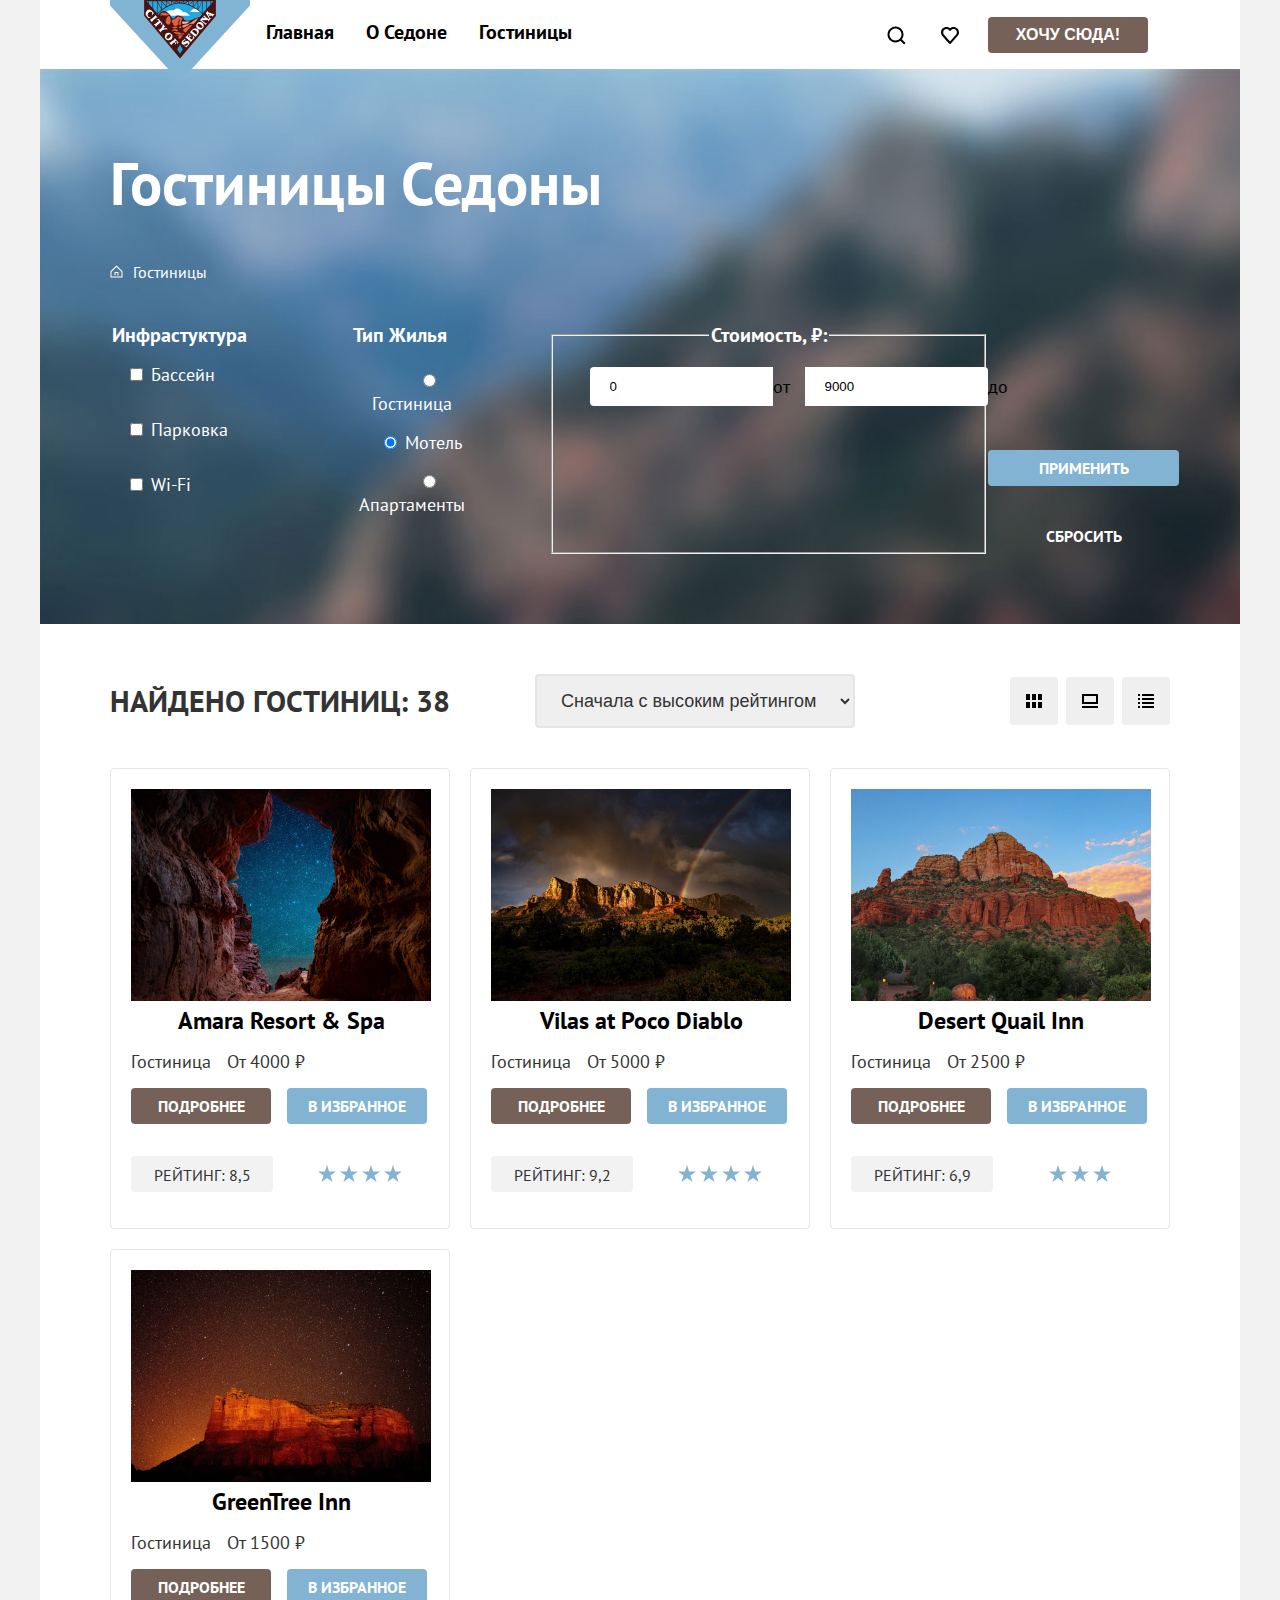
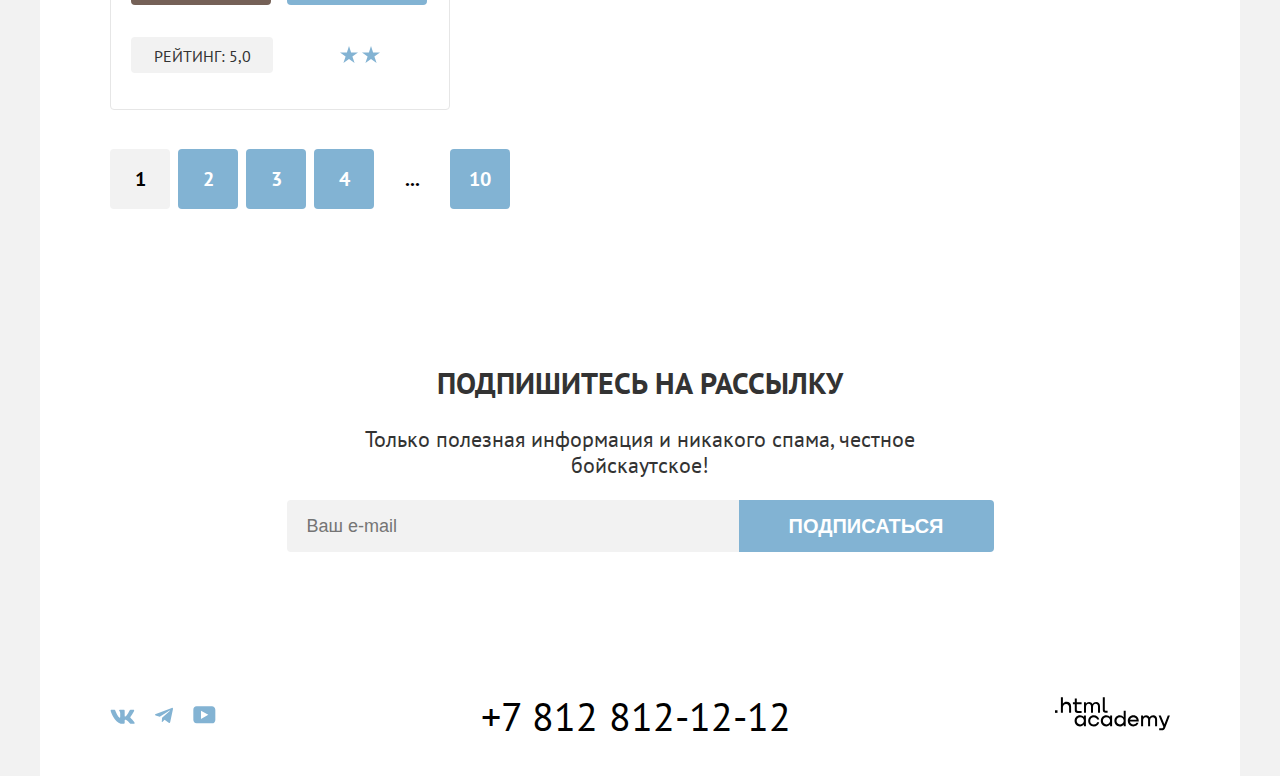
<file: catalog.html>
<!DOCTYPE html>
<html lang="ru">

    <head>
        <meta charset="utf-8">
        <title>Каталог</title>
        <link rel="stylesheet" href="styles/styles.css">
    </head>

    <body>
        <div class="page-container">
            <header class="page-header">
                <nav class="navigation">
                    <a class="navigation-logo" href="#">
                        <img class="logo" src="images/logo.svg" width="140" height="70" alt="City of Sedona">
                    </a>
                    <ul class="navigation-list navigation-main">
                        <li class="navigation-item">
                            <a class="navigation-link" href="index.html">Главная</a>
                        </li>
                        <li class="navigation-item">
                            <a class="navigation-link" href="#">О Седоне</a>
                        </li>
                        <li class="navigation-item">
                            <a class="navigation-link" href="catalog.html">Гостиницы</a>
                        </li>
                    </ul>
                    <ul class="navigation-list navigation-user">
                        <li class="navigation-item-search">
                            <a class="navigation-link" href="#">
                                <span class="visually-hidden">Поиск</span>
                            </a>
                        </li>
                        <li class="navigation-item-favourite">
                            <a class="navigation-link" href="#">
                                <span class="visually-hidden">Избранное</span>
                            </a>
                        </li>
                        <li class="navigation-item">
                            <button class="button button-nav" type="button">Хочу сюда!</button>
                        </li>
                    </ul>
                </nav>
            </header>

            <main class="main-index">
                <section class="catalog-hotels">
                    <header class="inner-header">
                        <h1 class="inner-header-title">Гостиницы Седоны</h1>
                        <ul class="breadcrumbs">
                            <li class="breadcrumbs-item">
                                <a class="breadcrumbs-link" href="index.html"><img src="images/small-house-vector.svg"
                                        width="13" height="13" alt="Главная"></a>
                            </li>
                            <li class="breadcrumbs-item">
                                <a class="breadcrumbs-link">Гостиницы</a>
                            </li>
                        </ul>
                    </header>

                    <h2 class="visually-hidden">Список с фильтрами</h2>
                    <form class="catalog-filter" action="https://echo.htmlacademy.ru/" method="get">
                        <fieldset class="catalog-filter-group">
                            <legend class="catalog-filter-title">Инфрастуктура</legend>
                            <label class="control">
                                <input class="control-input" type="checkbox" name="Pool">

                                Бассейн
                            </label>
                            <label class="control">
                                <input class="control-input" type="checkbox" name="Parking">

                                Парковка
                            </label>
                            <label class="control">
                                <input class="control-input" type="checkbox" name="Wi-Fi">

                                Wi-Fi
                            </label>
                        </fieldset>

                        <fieldset class="catalog-filter-group">
                            <legend class="catalog-filter-title">Тип жилья</legend>
                            <ul class="catalog-filter-list">
                                <li class="catalog-filter-item">
                                    <label class="control">
                                        <input class="control-input" type="radio" name="accommodation-type"
                                            value="hotel">

                                        Гостиница
                                    </label>
                                </li>
                                <li class="catalog-filter-item">
                                    <label class="control">
                                        <input class="control-input" type="radio" name="accommodation-type"
                                            value="motel" checked>

                                        Мотель
                                    </label>
                                </li>
                                <li class="catalog-filter-item">
                                    <label class="control">
                                        <input class="control-input" type="radio" name="accommodation-type"
                                            value="apartments">

                                        Апартаменты
                                    </label>
                                </li>
                            </ul>
                        </fieldset>

                        <fieldset class="catalog-filter-group-price">
                            <legend class="catalog-filter-title">Стоимость, ₽: </legend>
                            <label class="price">
                                <input class="price-input-up" type="text" name="min-price" value="0">

                                от
                            </label>

                            <label class="price">
                                <input class="price-input-to" type="text" name="min-price" value="9000">

                                до
                            </label>
                        </fieldset>
                        <div class="button-type">
                            <button class="button button-submit" type="submit">Применить</button>
                            <button class="button button-reset" type="reset">Сбросить</button>
                        </div>
                    </form>
                </section>

                <section class="hotel-results">
                    <div class="hotel-filter">
                        <h2 class="hotel-results-title">Найдено гостиниц: 38</h2>
                        <select class="select-control" aria-label="Сортировка">
                            <option value="high-rating">Сначала с высоким рейтингом</option>
                            <option value="low-rating">Сначала с низким рейтингом</option>
                            <option value="cheap">Сначала дешёвые</option>
                            <option value="expensive">Сначала дорогие</option>
                        </select>
                        <ul class="list-view-buttons">
                            <li class="list-view-item">
                                <button class="view-item-button view-item-button-cards" type="button">
                                    <span class="visually-hidden">Показать карточки</span>
                                </button>
                            </li>
                            <li class="list-view-item">
                                <button class="view-item-button view-item-button-onecard" type="button">
                                    <span class="visually-hidden">Показать по одной карточке</span>
                                </button>
                            </li>
                            <li class="list-view-item">
                                <button class="view-item-button view-item-button-list" type="button">
                                    <span class="visually-hidden">Показать список</span>
                                </button>
                            </li>
                        </ul>
                    </div>
                    <ul class="hotel-list">
                        <li class="hotel-card">
                            <a class="hotel-card-link" href="hotel.html">
                                <img class="hotel-card-image" src="images/hotel-1.jpg" width="300" height="212"
                                    alt="Amara Resort & Spa">
                                <h3 class="hotel-card-title">Amara Resort & Spa</h3>
                            </a>

                                <span class="accommodation-type">Гостиница</span>
                                <span class="hotel-card-price">От 4000 ₽</span>

                            <a class="hotel-card-info" href="#">Подробнее</a>
                            <button class="button-favourite" type="button">В избранное</button>
                            <p class="hotel-rating-grade">
                                <span class="hotel-rating">Рейтинг: 8,5</span>
                            </p>
                            <p class="stars">
                                <span class="visually-hidden">4 звезды</span>
                                <img src="images/star.svg" width="18" height="17" alt="star">
                                <img src="images/star.svg" width="18" height="17" alt="star">
                                <img src="images/star.svg" width="18" height="17" alt="star">
                                <img src="images/star.svg" width="18" height="17" alt="star">
                            </p>
                        </li>

                        <li class="hotel-card">
                            <a class="hotel-card-link" href="hotel.html">
                                <img class="hotel-card-image" src="images/hotel-2.jpg" width="300" height="212"
                                    alt="Vilas at Poco Diablo">
                                <h3 class="hotel-card-title">Vilas at Poco Diablo</h3>
                            </a>

                                <span class="accommodation-type">Гостиница</span>
                                <span class="hotel-card-price">От 5000 ₽</span>

                            <a class="hotel-card-info" href="#">Подробнее</a>
                            <button class="button-favourite" type="button">В избранное</button>
                            <p class="hotel-rating-grade">
                                <span class="hotel-rating">Рейтинг: 9,2</span>
                            </p>
                            <p class="stars">
                                <span class="visually-hidden">4 звезды</span>
                                <img src="images/star.svg" width="18" height="17" alt="star">
                                <img src="images/star.svg" width="18" height="17" alt="star">
                                <img src="images/star.svg" width="18" height="17" alt="star">
                                <img src="images/star.svg" width="18" height="17" alt="star">
                            </p>
                        </li>

                        <li class="hotel-card">
                            <a class="hotel-card-link" href="hotel.html">
                                <img class="hotel-card-image" src="images/hotel-3.jpg" width="300" height="212"
                                    alt="Desert Quail Inn">
                                <h3 class="hotel-card-title">Desert Quail Inn</h3>
                            </a>

                                <span class="accommodation-type">Гостиница</span>
                                <span class="hotel-card-price">От 2500 ₽</span>

                            <a class="hotel-card-info" href="#">Подробнее</a>
                            <button class="button-favourite" type="button">В избранное</button>
                            <p class="hotel-rating-grade">
                                <span class="hotel-rating">Рейтинг: 6,9</span>
                            </p>
                            <p class="stars">
                                <span class="visually-hidden">3 звезды</span>
                                <img src="images/star.svg" width="18" height="17" alt="star">
                                <img src="images/star.svg" width="18" height="17" alt="star">
                                <img src="images/star.svg" width="18" height="17" alt="star">
                            </p>
                        </li>

                        <li class="hotel-card">
                            <a class="hotel-card-link" href="hotel.html">
                                <img class="hotel-card-image" src="images/hotel-4.jpg" width="300" height="212"
                                    alt="GreenTree Inn">
                                <h3 class="hotel-card-title">GreenTree Inn</h3>
                            </a>

                                <span class="accommodation-type">Гостиница</span>
                                <span class="hotel-card-price">От 1500 ₽</span>

                            <a class="hotel-card-info" href="#">Подробнее</a>
                            <button class="button-favourite" type="button">В избранное</button>
                            <p class="hotel-rating-grade">
                                <span class="hotel-rating">Рейтинг: 5,0</span>
                            </p>
                            <p class="stars">
                                <span class="visually-hidden">2 звезды</span>
                                <img src="images/star.svg" width="18" height="17" alt="star">
                                <img src="images/star.svg" width="18" height="17" alt="star">
                            </p>
                        </li>
                    </ul>

                    <ul class="pagination">
                        <li class="pagination-item">
                            <a class="pagination-link pagination-current">1</a>
                        </li>
                        <li class="pagination-item">
                            <a class="pagination-link pagination-next" href="#">2</a>
                        </li>
                        <li class="pagination-item">
                            <a class="pagination-link pagination-next" href="#">3</a>
                        </li>
                        <li class="pagination-item">
                            <a class="pagination-link pagination-next" href="#">4</a>
                        </li>
                        <li class="pagination-item">
                            <a class="pagination-link pagination-next-any" href="#">...</a>
                        </li>
                        <li class="pagination-item">
                            <a class="pagination-link pagination-next" href="#">10</a>
                        </li>
                    </ul>
                </section>
                <section class="subscribe subscribe-theme-catalog">
                    <h2 class="subscribe-suggestion">Подпишитесь на рассылку</h2>
                    <p class="subscribe-offer">Только полезная информация и никакого спама, честное бойскаутское!</p>
                    <form class="field" action="https://echo.htmlacademy.ru/" method="post">
                        <input class="field user-e-mail" placeholder="Ваш e-mail" type="e-mail" name="user-email"
                            requered>
                        <button class="button subscribe-button" type="submit">Подписаться</button>
                    </form>
                </section>
            </main>

            <footer class="page-footer">
                <ul class="footer-social-list">
                    <li class="footer-social-item">
                        <a href="https://vk.com/htmlacademy">
                            <img src="images/vk.svg" width="25" height="15" alt="Логотип Vk">
                        </a>
                    </li>
                    <li class="footer-social-item">
                        <a href="https://t.me/htmlacademy">
                            <img src="images/tg.svg" width="18" height="17" alt="Логотип Tg">
                        </a>
                    </li>
                    <li class="footer-social-item">
                        <a href="https://www.youtube.com/user/htmlacademyru">
                            <img src="images/youtube.svg" width="23" height="18" alt="Логотип YouTube">
                        </a>
                    </li>
                </ul>
                <address class="footer-contacts-address">
                    <a class="footer-contacts-address-phone" href="tel:+78128121212">+7 812 812-12-12</a>
                </address>
                <a href="https://htmlacademy.ru/">
                    <img src="images/logo-html-academy.svg" width="115" height="34" alt="Логотип htmlacademy">
                </a>
            </footer>
        </div>
    </body>

</html>
</file>
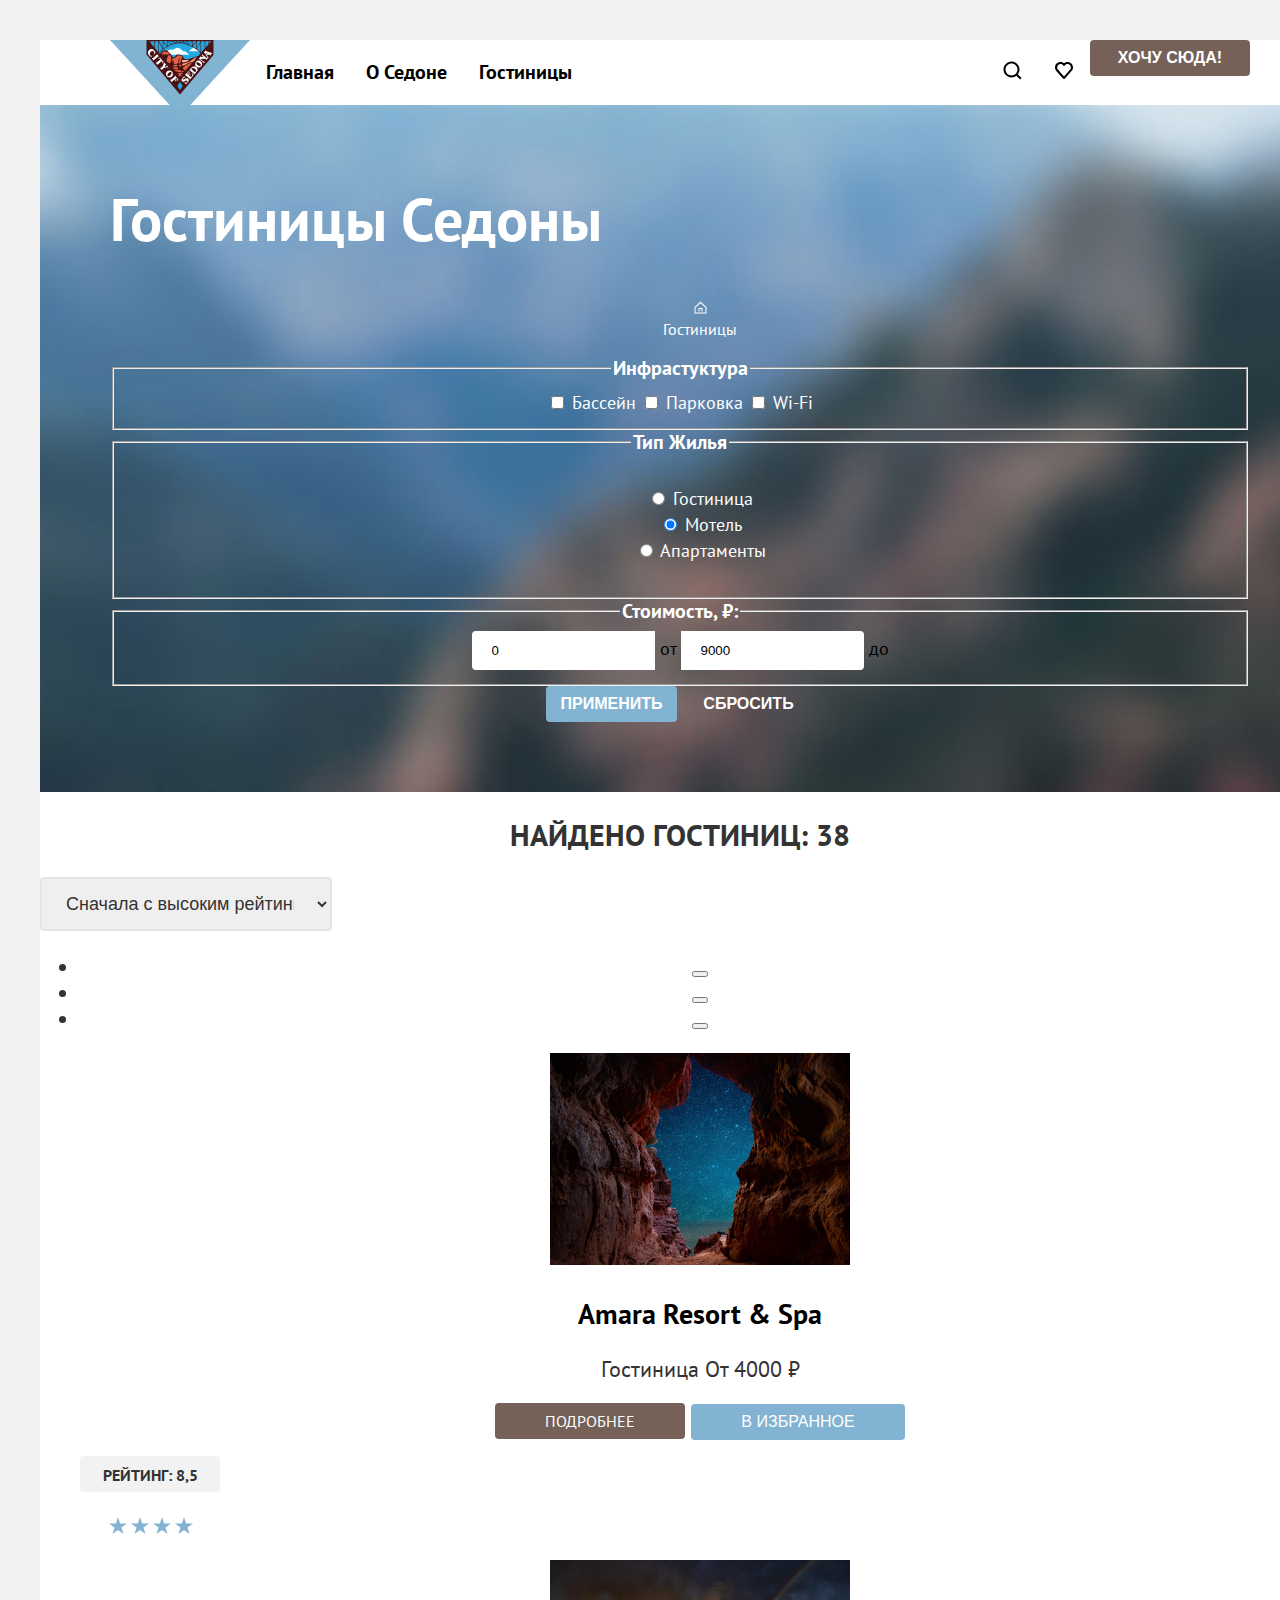
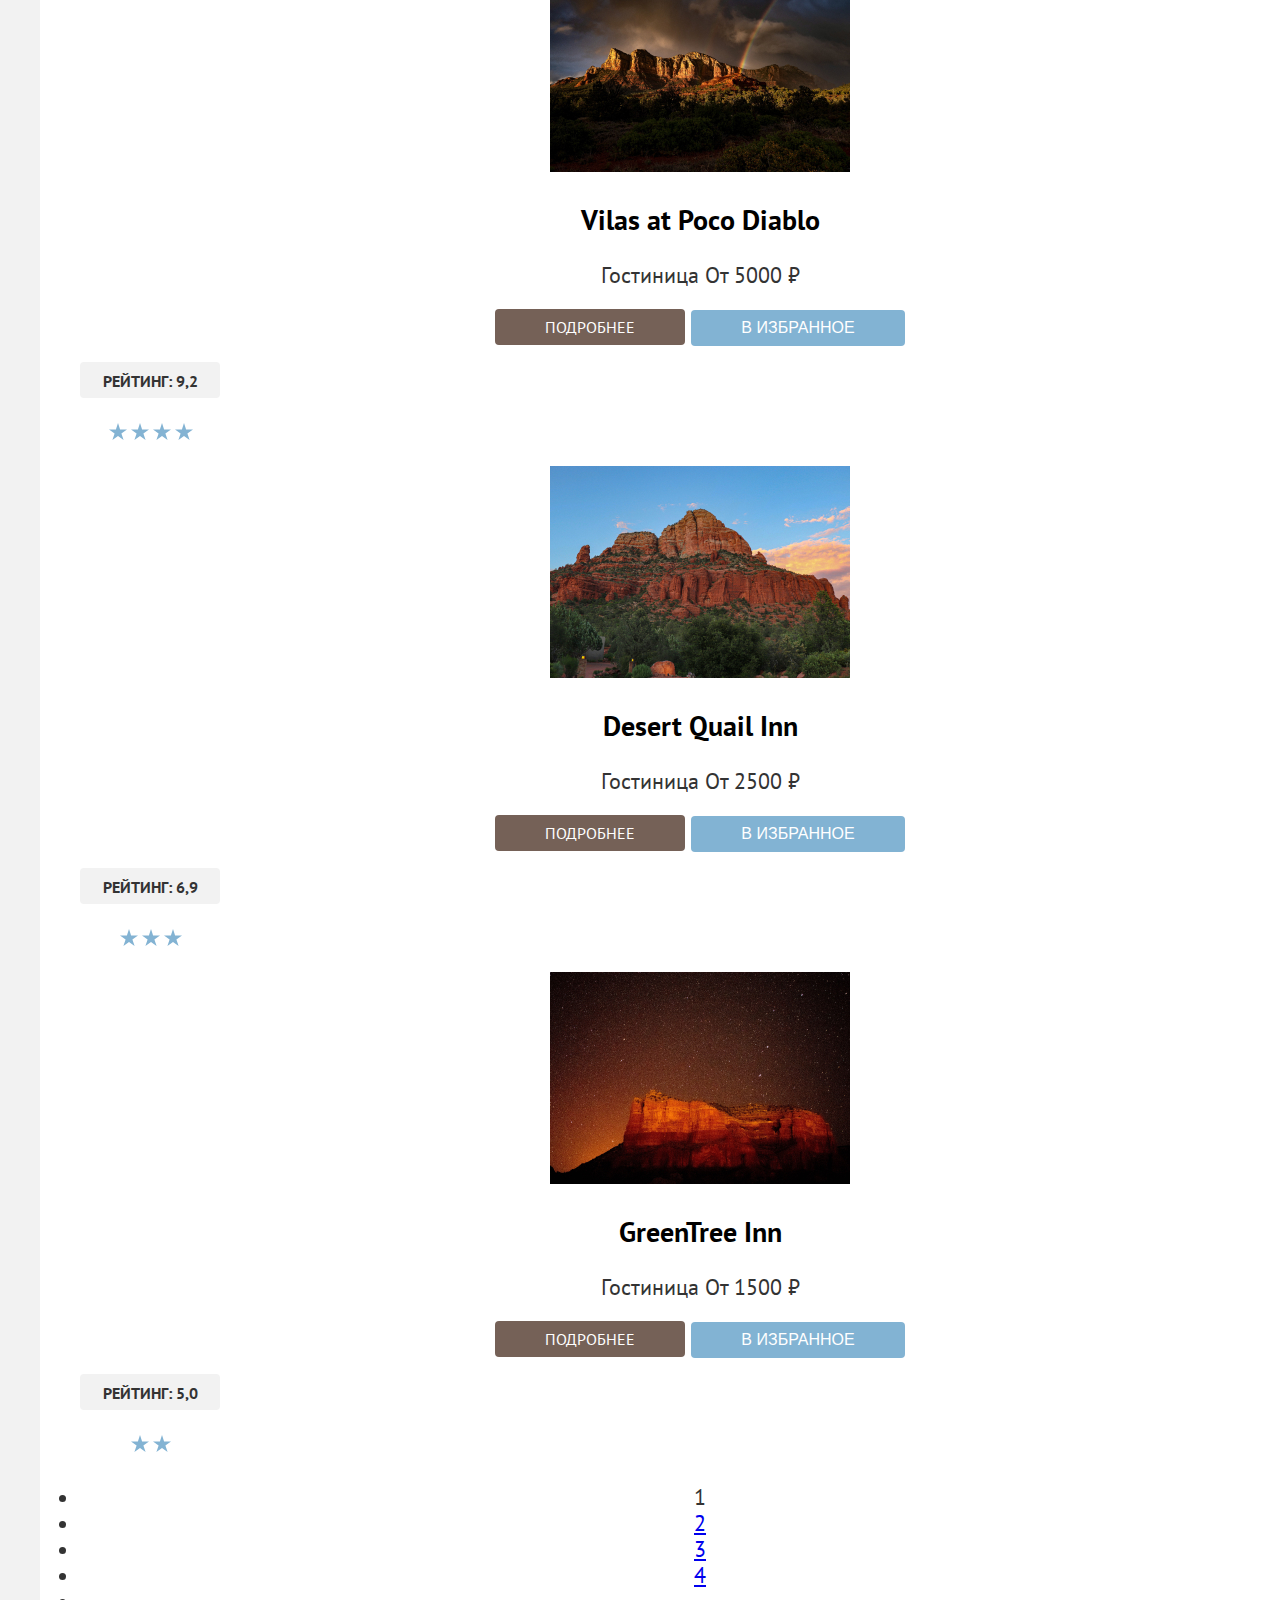
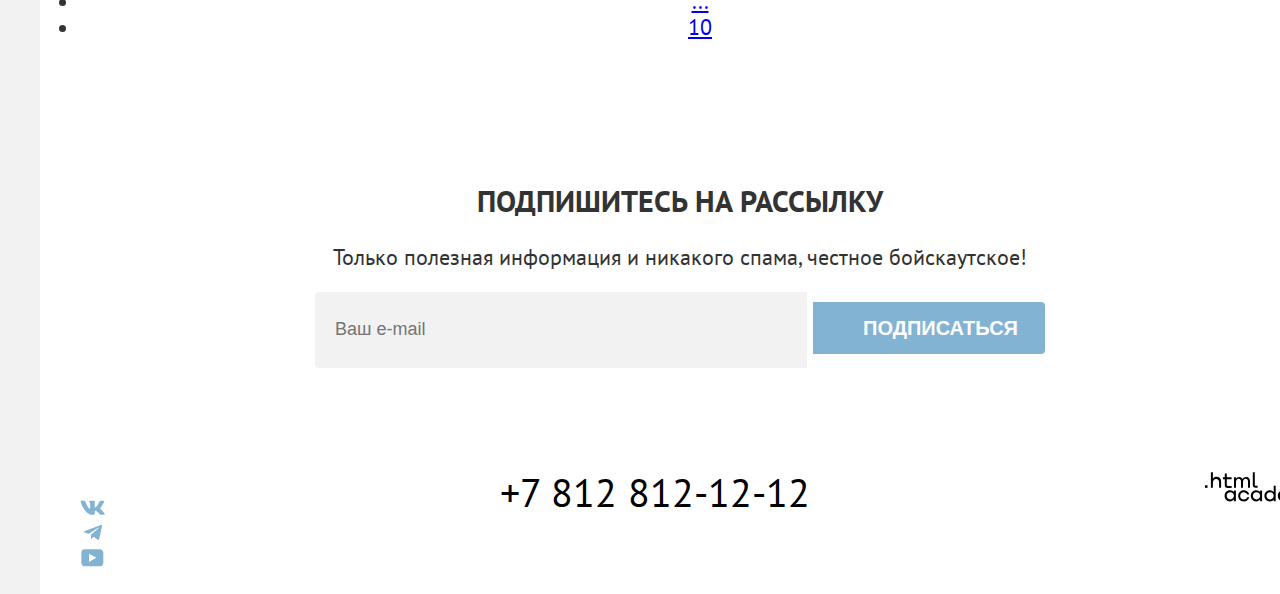
<file: 4/catalog.html>
<!DOCTYPE html>
<html lang="ru">

    <head>
        <meta charset="utf-8">
        <title>Каталог</title>
        <link rel="stylesheet" href="styles/styles.css">
      <base href="https://htmlacademy-htmlcss.github.io/2368411-sedona-38/4/">
</head>

    <body>
        <div class="page-container">
            <header class="page-header">
                <nav class="navigation">
                    <a class="navigation-logo" href="#">
                        <img class="logo" src="images/logo.svg" width="140" height="70" alt="City of Sedona">
                    </a>
                    <ul class="navigation-list navigation-main">
                        <li class="navigation-item">
                            <a class="navigation-link" href="index.html">Главная</a>
                        </li>
                        <li class="navigation-item">
                            <a class="navigation-link" href="#">О Седоне</a>
                        </li>
                        <li class="navigation-item">
                            <a class="navigation-link" href="catalog.html">Гостиницы</a>
                        </li>
                    </ul>
                    <ul class="navigation-list navigation-user">
                        <li class="navigation-item">
                            <a class="navigation-link" href="#">
                                <span class="visually-hidden">Поиск</span>
                                <img src="images/search.svg" width="20" height="20" alt="Поиск">
                            </a>
                        </li>
                        <li class="navigation-item">
                            <a class="navigation-link" href="#">
                                <span class="visually-hidden">Избранное</span>
                                <img src="images/heart.svg" width="20" height="20" alt="Избранное">
                            </a>
                        </li>
                        <li class="navigation-item">
                            <button class="button button-nav" type="button">Хочу сюда!</button>
                        </li>
                    </ul>
                </nav>
            </header>

            <main class="main-index">
                <section class="catalog-hotels">
                    <header class="inner-header">
                        <h1 class="inner-header-title">Гостиницы Седоны</h1>
                        <ul class="breadcrumbs">
                            <li class="breadcrumbs-item">
                                <a class="breadcrumbs-link" href="index.html"><img src="images/small-house-vector.svg"
                                        width="13" height="13" alt="Главная"></a>
                            </li>
                            <li class="breadcrumbs-item">
                                <a class="breadcrumbs-link">Гостиницы</a>
                            </li>
                        </ul>
                    </header>

                    <h2 class="visually-hidden">Список с фильтрами</h2>
                    <form class="catalog-filter" action="https://echo.htmlacademy.ru/" method="get">
                        <fieldset class="catalog-filter-group">
                            <legend class="catalog-filter-title">Инфрастуктура</legend>
                            <label class="control">
                                <input class="control-input" type="checkbox" name="Pool">

                                Бассейн
                            </label>
                            <label class="control">
                                <input class="control-input" type="checkbox" name="Parking">

                                Парковка
                            </label>
                            <label class="control">
                                <input class="control-input" type="checkbox" name="Wi-Fi">

                                Wi-Fi
                            </label>
                        </fieldset>

                        <fieldset class="catalog-filter-group">
                            <legend class="catalog-filter-title">Тип жилья</legend>
                            <ul class="catalog-filter-list">
                                <li class="catalog-filter-item">
                                    <label class="control">
                                        <input class="control-input" type="radio" name="accommodation-type"
                                            value="hotel">

                                        Гостиница
                                    </label>
                                </li>
                                <li class="catalog-filter-item">
                                    <label class="control">
                                        <input class="control-input" type="radio" name="accommodation-type"
                                            value="motel" checked>

                                        Мотель
                                    </label>
                                </li>
                                <li class="catalog-filter-item">
                                    <label class="control">
                                        <input class="control-input" type="radio" name="accommodation-type"
                                            value="apartments">

                                        Апартаменты
                                    </label>
                                </li>
                            </ul>
                        </fieldset>

                        <fieldset class="catalog-filter-group">
                            <legend class="catalog-filter-title">Стоимость, ₽: </legend>
                            <label class="price">
                                <input class="price-input-up" type="text" name="min-price" value="0">

                                от
                            </label>

                            <label class="price">
                                <input class="price-input-to" type="text" name="min-price" value="9000">

                                до
                            </label>
                        </fieldset>

                        <button class="button button-submit" type="submit">Применить</button>
                        <button class="button button-reset" type="reset">Сбросить</button>
                    </form>
                </section>

                <section class="hotel-results">
                    <h2 class="hotel-results-title">Найдено гостиниц: 38</h2>
                    <select class="select-control" aria-label="Сортировка">
                        <option value="high-rating">Сначала с высоким рейтингом</option>
                        <option value="low-rating">Сначала с низким рейтингом</option>
                        <option value="cheap">Сначала дешёвые</option>
                        <option value="expensive">Сначала дорогие</option>
                    </select>
                    <ul class="list-view-buttons">
                        <li class="list-view-item">
                            <button class="view-item-button" type="button">
                                <span class="visually-hidden">Показать карточки</span>
                            </button>
                        </li>
                        <li class="list-view-item">
                            <button class="view-item-button" type="button">
                                <span class="visually-hidden">Показать по одной карточке</span>
                            </button>
                        </li>
                        <li class="list-view-item">
                            <button class="view-item-button" type="button">
                                <span class="visually-hidden">Показать список</span>
                            </button>
                        </li>
                    </ul>
                    <ul class="hotel-list">
                        <li class="hotel-card">
                            <a class="hotel-card-link" href="hotel.html">
                                <img class="hotel-card-image" src="images/hotel-1.jpg" width="300" height="212"
                                    alt="Amara Resort & Spa">
                                <h3 class="hotel-card-title">Amara Resort & Spa</h3>
                            </a>
                            <p class="hotel-card-description">
                                <span class="accommodation-type">Гостиница</span>
                                <b class="hotel-card-price">От 4000 ₽</b>
                            </p>
                            <a class="hotel-card-info" href="#">Подробнее</a>
                            <button class="button-favourite" type="button">В избранное</button>
                            <p class="hotel-rating-grade">
                                <span class="hotel-rating">Рейтинг: 8,5</span>
                            </p>
                            <p class="stars">
                                <span class="visually-hidden">4 звезды</span>
                                <img src="images/star.svg" width="18" height="17" alt="star">
                                <img src="images/star.svg" width="18" height="17" alt="star">
                                <img src="images/star.svg" width="18" height="17" alt="star">
                                <img src="images/star.svg" width="18" height="17" alt="star">
                            </p>
                        </li>

                        <li class="hotel-card">
                            <a class="hotel-card-link" href="hotel.html">
                                <img class="hotel-card-image" src="images/hotel-2.jpg" width="300" height="212"
                                    alt="Vilas at Poco Diablo">
                                <h3 class="hotel-card-title">Vilas at Poco Diablo</h3>
                            </a>
                            <p class="hotel-card-description">
                                <span class="accommodation-type">Гостиница</span>
                                <b class="hotel-card-price">От 5000 ₽</b>
                            </p>
                            <a class="hotel-card-info" href="#">Подробнее</a>
                            <button class="button-favourite" type="button">В избранное</button>
                            <p class="hotel-rating-grade">
                                <span class="hotel-rating">Рейтинг: 9,2</span>
                            </p>
                            <p class="stars">
                                <span class="visually-hidden">4 звезды</span>
                                <img src="images/star.svg" width="18" height="17" alt="star">
                                <img src="images/star.svg" width="18" height="17" alt="star">
                                <img src="images/star.svg" width="18" height="17" alt="star">
                                <img src="images/star.svg" width="18" height="17" alt="star">
                            </p>
                        </li>

                        <li class="hotel-card">
                            <a class="hotel-card-link" href="hotel.html">
                                <img class="hotel-card-image" src="images/hotel-3.jpg" width="300" height="212"
                                    alt="Desert Quail Inn">
                                <h3 class="hotel-card-title">Desert Quail Inn</h3>
                            </a>
                            <p class="hotel-card-description">
                                <span class="accommodation-type">Гостиница</span>
                                <b class="hotel-card-price">От 2500 ₽</b>
                            </p>
                            <a class="hotel-card-info" href="#">Подробнее</a>
                            <button class="button-favourite" type="button">В избранное</button>
                            <p class="hotel-rating-grade">
                                <span class="hotel-rating">Рейтинг: 6,9</span>
                            </p>
                            <p class="stars">
                                <span class="visually-hidden">3 звезды</span>
                                <img src="images/star.svg" width="18" height="17" alt="star">
                                <img src="images/star.svg" width="18" height="17" alt="star">
                                <img src="images/star.svg" width="18" height="17" alt="star">
                            </p>
                        </li>

                        <li class="hotel-card">
                            <a class="hotel-card-link" href="hotel.html">
                                <img class="hotel-card-image" src="images/hotel-4.jpg" width="300" height="212"
                                    alt="GreenTree Inn">
                                <h3 class="hotel-card-title">GreenTree Inn</h3>
                            </a>
                            <p class="hotel-card-description">
                                <span class="accommodation-type">Гостиница</span>
                                <b class="hotel-card-price">От 1500 ₽</b>
                            </p>
                            <a class="hotel-card-info" href="#">Подробнее</a>
                            <button class="button-favourite" type="button">В избранное</button>
                            <p class="hotel-rating-grade">
                                <span class="hotel-rating">Рейтинг: 5,0</span>
                            </p>
                            <p class="stars">
                                <span class="visually-hidden">2 звезды</span>
                                <img src="images/star.svg" width="18" height="17" alt="star">
                                <img src="images/star.svg" width="18" height="17" alt="star">
                            </p>
                        </li>
                    </ul>

                    <ul class="pagination">
                        <li class="pagination-item">
                            <a class="pagination-link pagination-current">1</a>
                        </li>
                        <li class="pagination-item">
                            <a class="pagination-link" href="#">2</a>
                        </li>
                        <li class="pagination-item">
                            <a class="pagination-link" href="#">3</a>
                        </li>
                        <li class="pagination-item">
                            <a class="pagination-link" href="#">4</a>
                        </li>
                        <li class="pagination-item">
                            <a class="pagination-link" href="#">...</a>
                        </li>
                        <li class="pagination-item">
                            <a class="pagination-link" href="#">10</a>
                        </li>
                    </ul>
                </section>
                <section class="subscribe subscribe-theme-catalog">
                    <h2 class="subscribe-suggestion">Подпишитесь на рассылку</h2>
                    <p class="subscribe-offer">Только полезная информация и никакого спама, честное бойскаутское!</p>
                    <form class="field" action="https://echo.htmlacademy.ru/" method="post">
                        <input class="field user-e-mail" placeholder="Ваш e-mail" type="e-mail" name="user-email"
                            requered>
                        <button class="button subscribe-button" type="submit">Подписаться</button>
                    </form>
                </section>
            </main>

            <footer class="page-footer">
                <ul class="footer-social-list">
                    <li class="footer-social-item">
                        <a href="https://vk.com/htmlacademy">
                            <img src="images/vk.svg" width="25" height="15" alt="Логотип Vk">
                        </a>
                    </li>
                    <li class="footer-social-item">
                        <a href="https://t.me/htmlacademy">
                            <img src="images/tg.svg" width="18" height="17" alt="Логотип Tg">
                        </a>
                    </li>
                    <li class="footer-social-item">
                        <a href="https://www.youtube.com/user/htmlacademyru">
                            <img src="images/youtube.svg" width="23" height="18" alt="Логотип YouTube">
                        </a>
                    </li>
                </ul>
                <address class="footer-contacts-address">
                    <a class="footer-contacts-address-phone" href="tel:+78128121212">+7 812 812-12-12</a>
                </address>
                <a href="https://htmlacademy.ru/">
                    <img src="images/logo-html-academy.svg" width="115" height="34" alt="Логотип htmlacademy">
                </a>
            </footer>
        </div>
    </body>

</html>
</file>
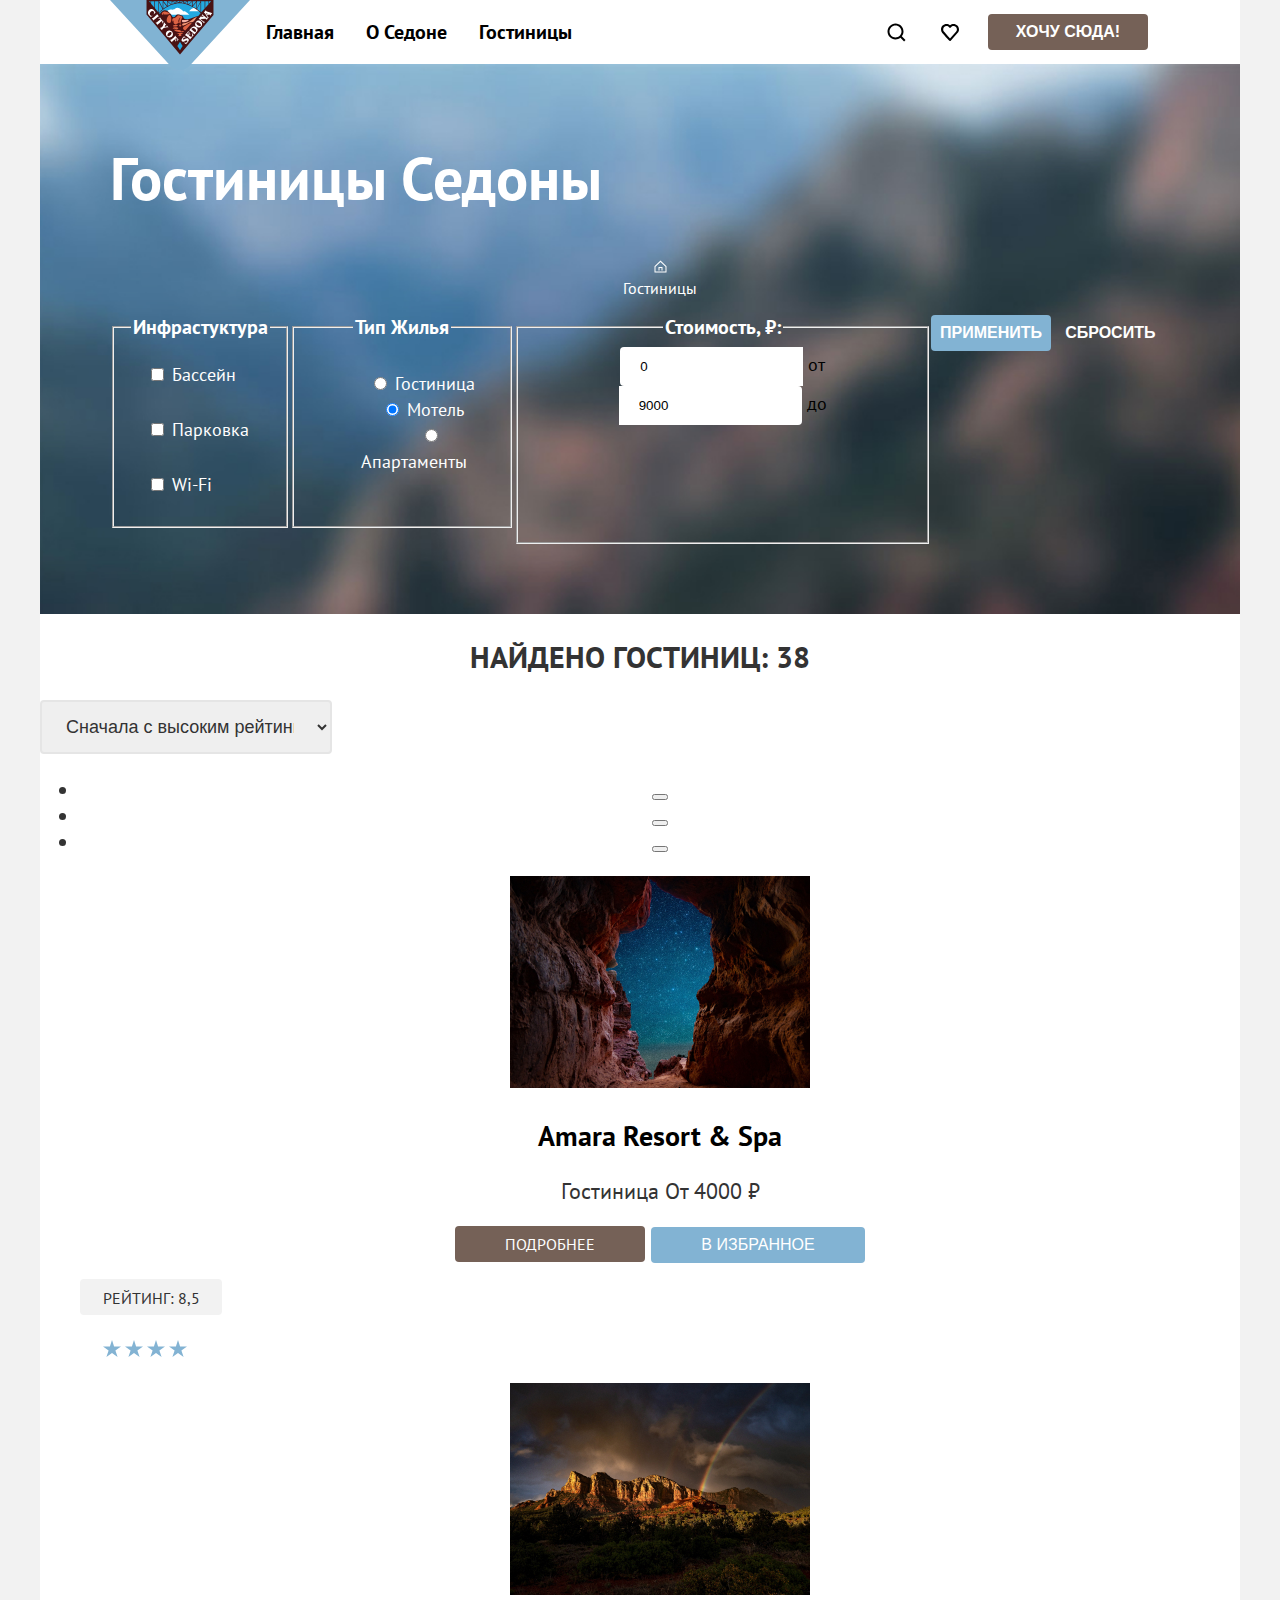
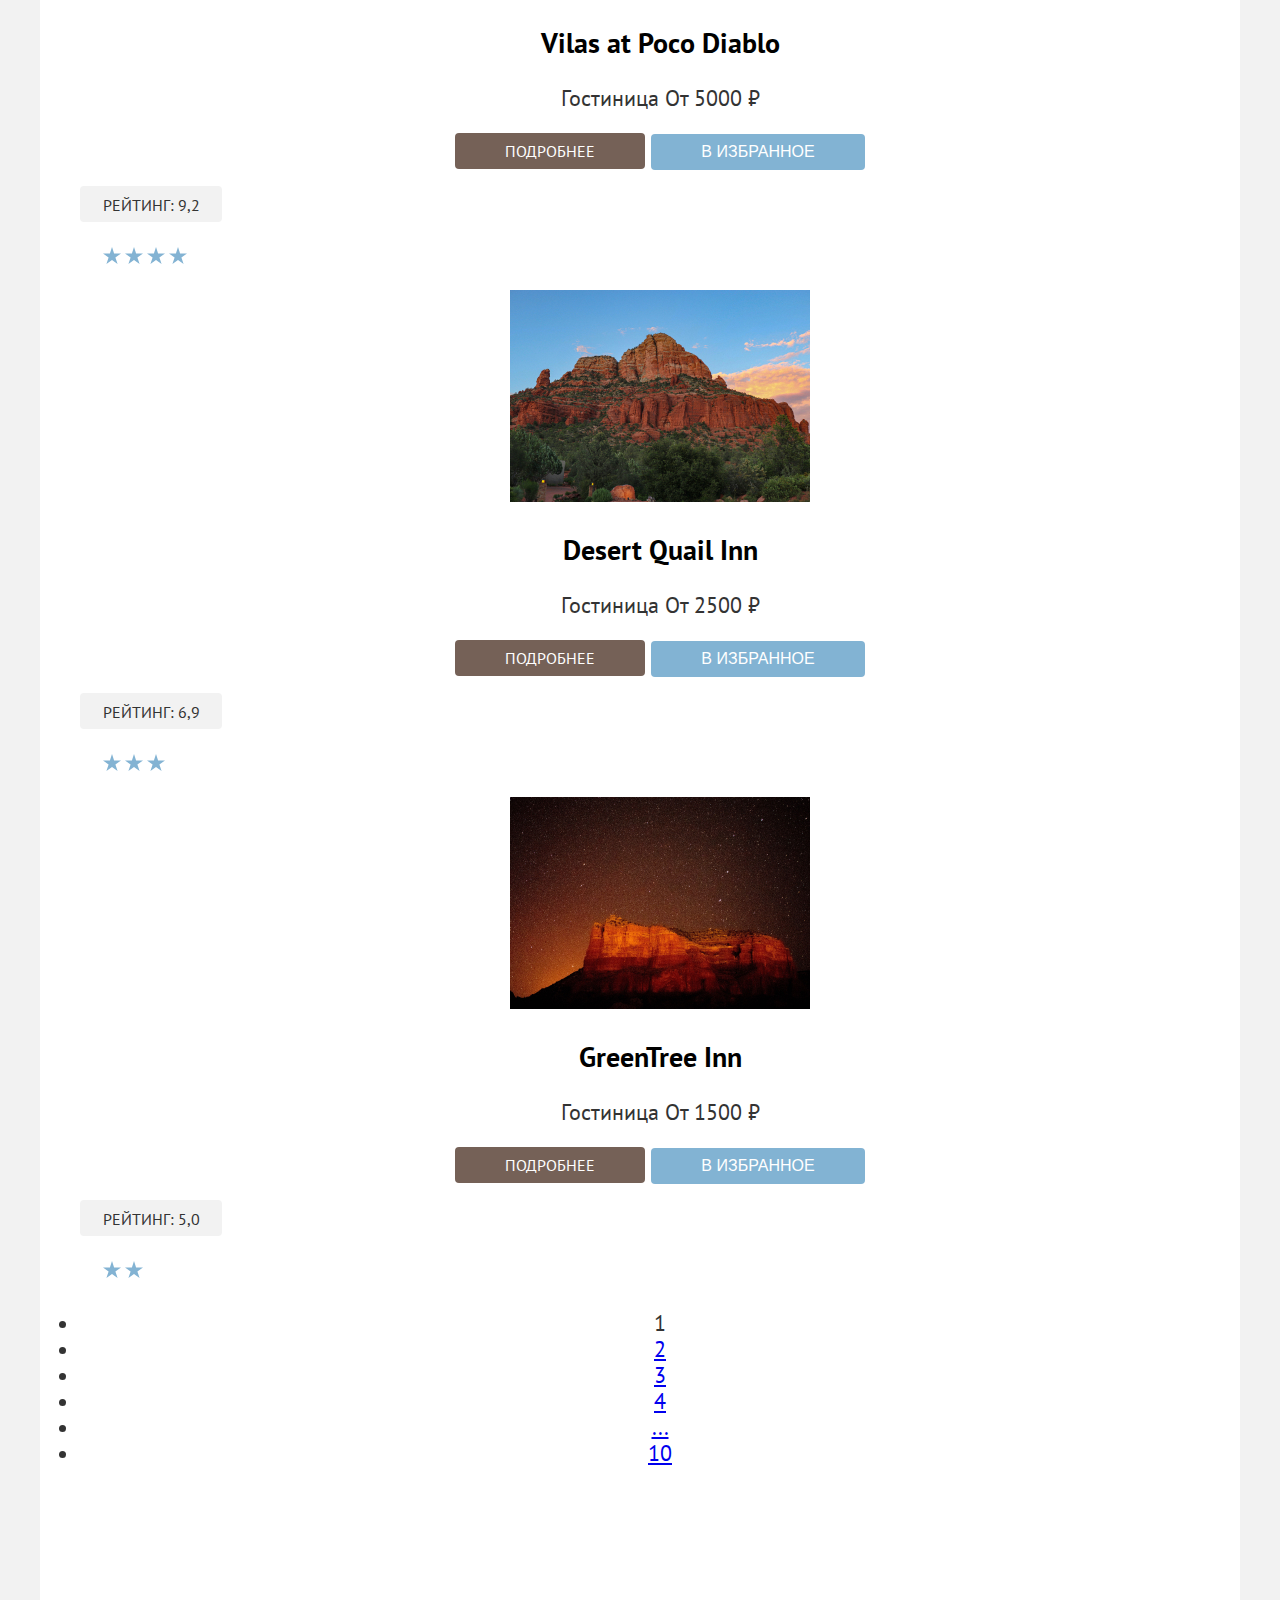
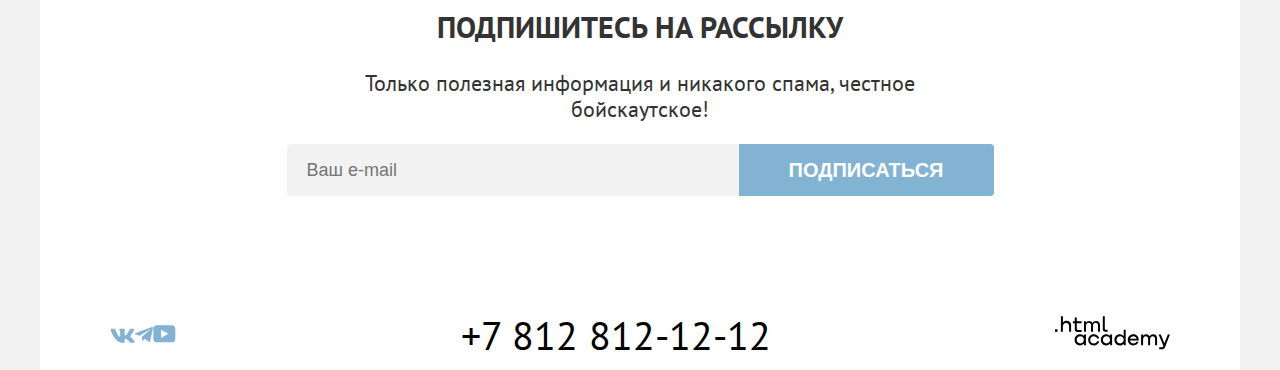
<file: 5/catalog.html>
<!DOCTYPE html>
<html lang="ru">

    <head>
        <meta charset="utf-8">
        <title>Каталог</title>
        <link rel="stylesheet" href="styles/styles.css">
      <base href="https://htmlacademy-htmlcss.github.io/2368411-sedona-38/5/">
</head>

    <body>
        <div class="page-container">
            <header class="page-header">
                <nav class="navigation">
                    <a class="navigation-logo" href="#">
                        <img class="logo" src="images/logo.svg" width="140" height="70" alt="City of Sedona">
                    </a>
                    <ul class="navigation-list navigation-main">
                        <li class="navigation-item">
                            <a class="navigation-link" href="index.html">Главная</a>
                        </li>
                        <li class="navigation-item">
                            <a class="navigation-link" href="#">О Седоне</a>
                        </li>
                        <li class="navigation-item">
                            <a class="navigation-link" href="catalog.html">Гостиницы</a>
                        </li>
                    </ul>
                    <ul class="navigation-list navigation-user">
                        <li class="navigation-item-search">
                            <a class="navigation-link" href="#">
                                <span class="visually-hidden">Поиск</span>
                            </a>
                        </li>
                        <li class="navigation-item-favourite">
                            <a class="navigation-link" href="#">
                                <span class="visually-hidden">Избранное</span>
                            </a>
                        </li>
                        <li class="navigation-item">
                            <button class="button button-nav" type="button">Хочу сюда!</button>
                        </li>
                    </ul>
                </nav>
            </header>

            <main class="main-index">
                <section class="catalog-hotels">
                    <header class="inner-header">
                        <h1 class="inner-header-title">Гостиницы Седоны</h1>
                        <ul class="breadcrumbs">
                            <li class="breadcrumbs-item">
                                <a class="breadcrumbs-link" href="index.html"><img src="images/small-house-vector.svg"
                                        width="13" height="13" alt="Главная"></a>
                            </li>
                            <li class="breadcrumbs-item">
                                <a class="breadcrumbs-link">Гостиницы</a>
                            </li>
                        </ul>
                    </header>

                    <h2 class="visually-hidden">Список с фильтрами</h2>
                    <form class="catalog-filter" action="https://echo.htmlacademy.ru/" method="get">
                        <fieldset class="catalog-filter-group">
                            <legend class="catalog-filter-title">Инфрастуктура</legend>
                            <label class="control">
                                <input class="control-input" type="checkbox" name="Pool">

                                Бассейн
                            </label>
                            <label class="control">
                                <input class="control-input" type="checkbox" name="Parking">

                                Парковка
                            </label>
                            <label class="control">
                                <input class="control-input" type="checkbox" name="Wi-Fi">

                                Wi-Fi
                            </label>
                        </fieldset>

                        <fieldset class="catalog-filter-group">
                            <legend class="catalog-filter-title">Тип жилья</legend>
                            <ul class="catalog-filter-list">
                                <li class="catalog-filter-item">
                                    <label class="control">
                                        <input class="control-input" type="radio" name="accommodation-type"
                                            value="hotel">

                                        Гостиница
                                    </label>
                                </li>
                                <li class="catalog-filter-item">
                                    <label class="control">
                                        <input class="control-input" type="radio" name="accommodation-type"
                                            value="motel" checked>

                                        Мотель
                                    </label>
                                </li>
                                <li class="catalog-filter-item">
                                    <label class="control">
                                        <input class="control-input" type="radio" name="accommodation-type"
                                            value="apartments">

                                        Апартаменты
                                    </label>
                                </li>
                            </ul>
                        </fieldset>

                        <fieldset class="catalog-filter-group-price">
                            <legend class="catalog-filter-title">Стоимость, ₽: </legend>
                            <label class="price">
                                <input class="price-input-up" type="text" name="min-price" value="0">

                                от
                            </label>

                            <label class="price">
                                <input class="price-input-to" type="text" name="min-price" value="9000">

                                до
                            </label>
                        </fieldset>

                        <button class="button button-submit" type="submit">Применить</button>
                        <button class="button button-reset" type="reset">Сбросить</button>
                    </form>
                </section>

                <section class="hotel-results">
                    <h2 class="hotel-results-title">Найдено гостиниц: 38</h2>
                    <select class="select-control" aria-label="Сортировка">
                        <option value="high-rating">Сначала с высоким рейтингом</option>
                        <option value="low-rating">Сначала с низким рейтингом</option>
                        <option value="cheap">Сначала дешёвые</option>
                        <option value="expensive">Сначала дорогие</option>
                    </select>
                    <ul class="list-view-buttons">
                        <li class="list-view-item">
                            <button class="view-item-button" type="button">
                                <span class="visually-hidden">Показать карточки</span>
                            </button>
                        </li>
                        <li class="list-view-item">
                            <button class="view-item-button" type="button">
                                <span class="visually-hidden">Показать по одной карточке</span>
                            </button>
                        </li>
                        <li class="list-view-item">
                            <button class="view-item-button" type="button">
                                <span class="visually-hidden">Показать список</span>
                            </button>
                        </li>
                    </ul>
                    <ul class="hotel-list">
                        <li class="hotel-card">
                            <a class="hotel-card-link" href="hotel.html">
                                <img class="hotel-card-image" src="images/hotel-1.jpg" width="300" height="212"
                                    alt="Amara Resort & Spa">
                                <h3 class="hotel-card-title">Amara Resort & Spa</h3>
                            </a>
                            <p class="hotel-card-description">
                                <span class="accommodation-type">Гостиница</span>
                                <b class="hotel-card-price">От 4000 ₽</b>
                            </p>
                            <a class="hotel-card-info" href="#">Подробнее</a>
                            <button class="button-favourite" type="button">В избранное</button>
                            <p class="hotel-rating-grade">
                                <span class="hotel-rating">Рейтинг: 8,5</span>
                            </p>
                            <p class="stars">
                                <span class="visually-hidden">4 звезды</span>
                                <img src="images/star.svg" width="18" height="17" alt="star">
                                <img src="images/star.svg" width="18" height="17" alt="star">
                                <img src="images/star.svg" width="18" height="17" alt="star">
                                <img src="images/star.svg" width="18" height="17" alt="star">
                            </p>
                        </li>

                        <li class="hotel-card">
                            <a class="hotel-card-link" href="hotel.html">
                                <img class="hotel-card-image" src="images/hotel-2.jpg" width="300" height="212"
                                    alt="Vilas at Poco Diablo">
                                <h3 class="hotel-card-title">Vilas at Poco Diablo</h3>
                            </a>
                            <p class="hotel-card-description">
                                <span class="accommodation-type">Гостиница</span>
                                <b class="hotel-card-price">От 5000 ₽</b>
                            </p>
                            <a class="hotel-card-info" href="#">Подробнее</a>
                            <button class="button-favourite" type="button">В избранное</button>
                            <p class="hotel-rating-grade">
                                <span class="hotel-rating">Рейтинг: 9,2</span>
                            </p>
                            <p class="stars">
                                <span class="visually-hidden">4 звезды</span>
                                <img src="images/star.svg" width="18" height="17" alt="star">
                                <img src="images/star.svg" width="18" height="17" alt="star">
                                <img src="images/star.svg" width="18" height="17" alt="star">
                                <img src="images/star.svg" width="18" height="17" alt="star">
                            </p>
                        </li>

                        <li class="hotel-card">
                            <a class="hotel-card-link" href="hotel.html">
                                <img class="hotel-card-image" src="images/hotel-3.jpg" width="300" height="212"
                                    alt="Desert Quail Inn">
                                <h3 class="hotel-card-title">Desert Quail Inn</h3>
                            </a>
                            <p class="hotel-card-description">
                                <span class="accommodation-type">Гостиница</span>
                                <b class="hotel-card-price">От 2500 ₽</b>
                            </p>
                            <a class="hotel-card-info" href="#">Подробнее</a>
                            <button class="button-favourite" type="button">В избранное</button>
                            <p class="hotel-rating-grade">
                                <span class="hotel-rating">Рейтинг: 6,9</span>
                            </p>
                            <p class="stars">
                                <span class="visually-hidden">3 звезды</span>
                                <img src="images/star.svg" width="18" height="17" alt="star">
                                <img src="images/star.svg" width="18" height="17" alt="star">
                                <img src="images/star.svg" width="18" height="17" alt="star">
                            </p>
                        </li>

                        <li class="hotel-card">
                            <a class="hotel-card-link" href="hotel.html">
                                <img class="hotel-card-image" src="images/hotel-4.jpg" width="300" height="212"
                                    alt="GreenTree Inn">
                                <h3 class="hotel-card-title">GreenTree Inn</h3>
                            </a>
                            <p class="hotel-card-description">
                                <span class="accommodation-type">Гостиница</span>
                                <b class="hotel-card-price">От 1500 ₽</b>
                            </p>
                            <a class="hotel-card-info" href="#">Подробнее</a>
                            <button class="button-favourite" type="button">В избранное</button>
                            <p class="hotel-rating-grade">
                                <span class="hotel-rating">Рейтинг: 5,0</span>
                            </p>
                            <p class="stars">
                                <span class="visually-hidden">2 звезды</span>
                                <img src="images/star.svg" width="18" height="17" alt="star">
                                <img src="images/star.svg" width="18" height="17" alt="star">
                            </p>
                        </li>
                    </ul>

                    <ul class="pagination">
                        <li class="pagination-item">
                            <a class="pagination-link pagination-current">1</a>
                        </li>
                        <li class="pagination-item">
                            <a class="pagination-link" href="#">2</a>
                        </li>
                        <li class="pagination-item">
                            <a class="pagination-link" href="#">3</a>
                        </li>
                        <li class="pagination-item">
                            <a class="pagination-link" href="#">4</a>
                        </li>
                        <li class="pagination-item">
                            <a class="pagination-link" href="#">...</a>
                        </li>
                        <li class="pagination-item">
                            <a class="pagination-link" href="#">10</a>
                        </li>
                    </ul>
                </section>
                <section class="subscribe subscribe-theme-catalog">
                    <h2 class="subscribe-suggestion">Подпишитесь на рассылку</h2>
                    <p class="subscribe-offer">Только полезная информация и никакого спама, честное бойскаутское!</p>
                    <form class="field" action="https://echo.htmlacademy.ru/" method="post">
                        <input class="field user-e-mail" placeholder="Ваш e-mail" type="e-mail" name="user-email"
                            requered>
                        <button class="button subscribe-button" type="submit">Подписаться</button>
                    </form>
                </section>
            </main>

            <footer class="page-footer">
                <ul class="footer-social-list">
                    <li class="footer-social-item">
                        <a href="https://vk.com/htmlacademy">
                            <img src="images/vk.svg" width="25" height="15" alt="Логотип Vk">
                        </a>
                    </li>
                    <li class="footer-social-item">
                        <a href="https://t.me/htmlacademy">
                            <img src="images/tg.svg" width="18" height="17" alt="Логотип Tg">
                        </a>
                    </li>
                    <li class="footer-social-item">
                        <a href="https://www.youtube.com/user/htmlacademyru">
                            <img src="images/youtube.svg" width="23" height="18" alt="Логотип YouTube">
                        </a>
                    </li>
                </ul>
                <address class="footer-contacts-address">
                    <a class="footer-contacts-address-phone" href="tel:+78128121212">+7 812 812-12-12</a>
                </address>
                <a href="https://htmlacademy.ru/">
                    <img src="images/logo-html-academy.svg" width="115" height="34" alt="Логотип htmlacademy">
                </a>
            </footer>
        </div>
    </body>

</html>
</file>
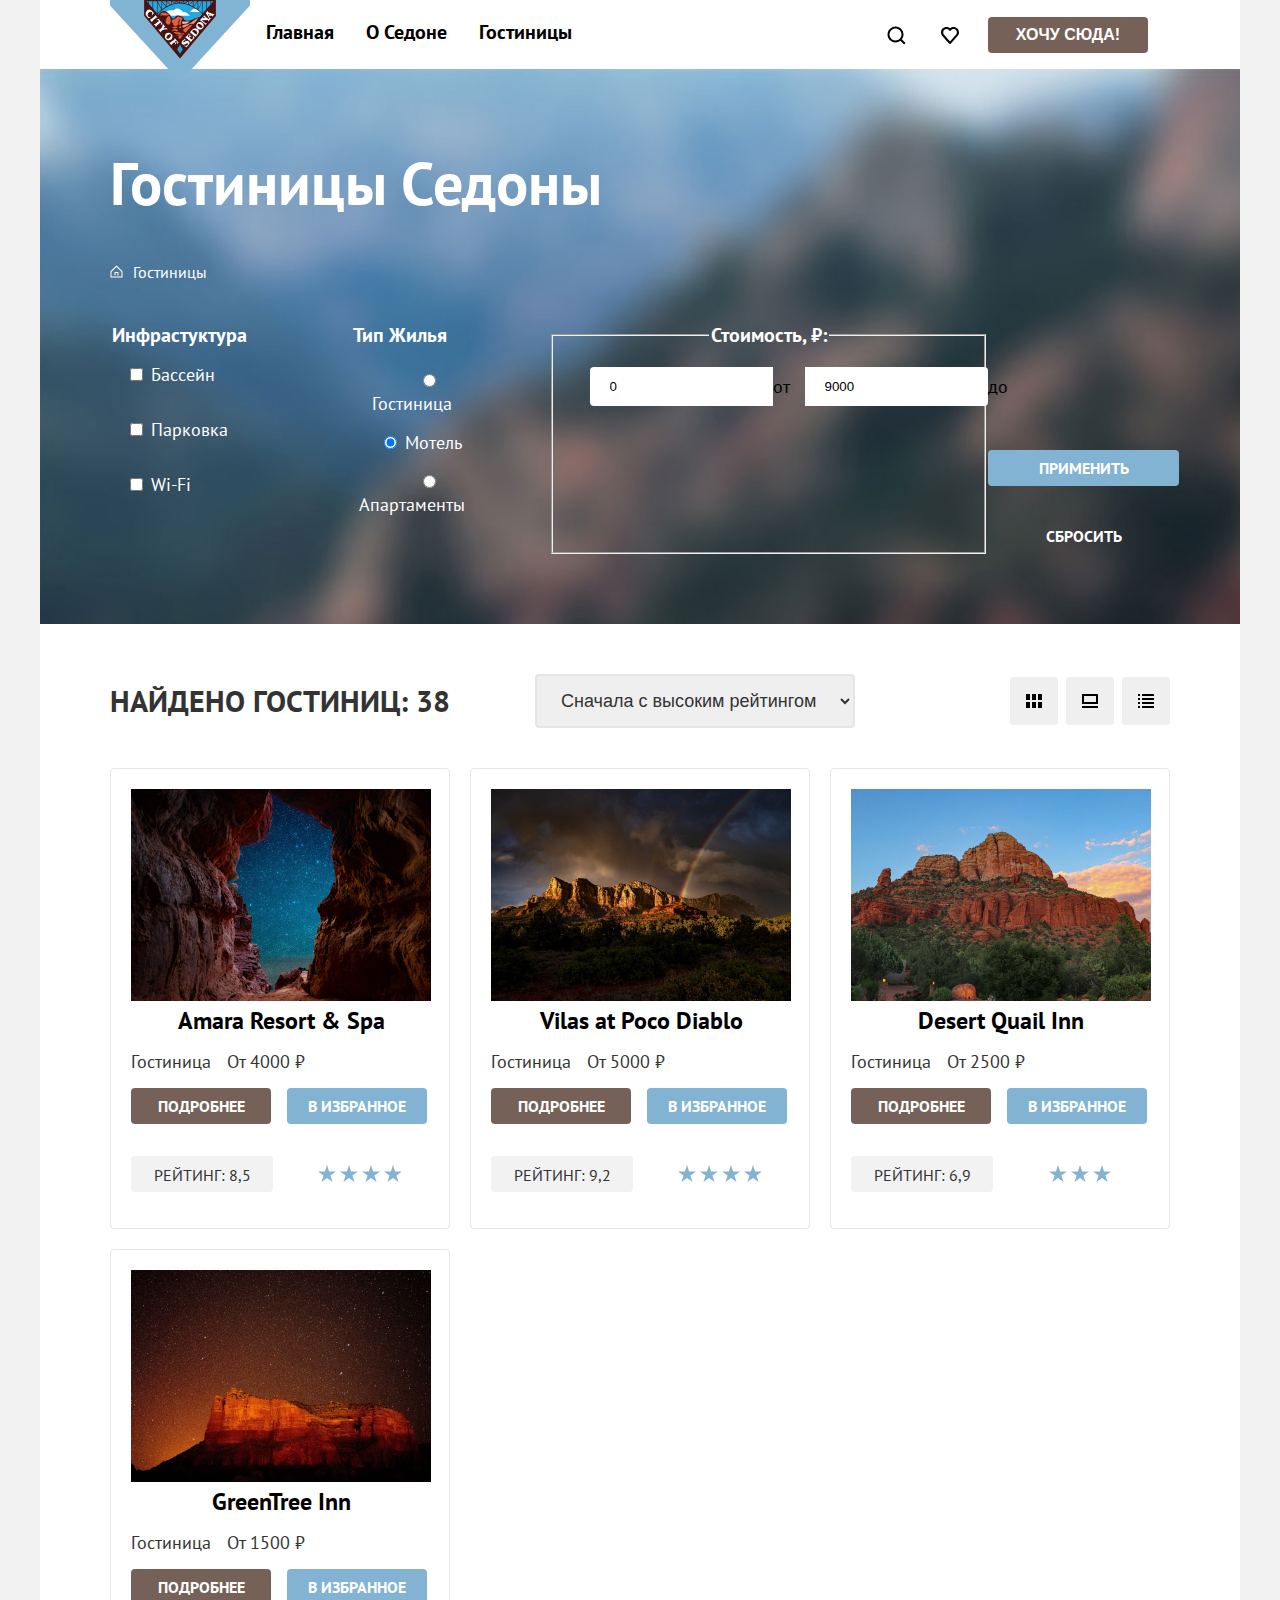
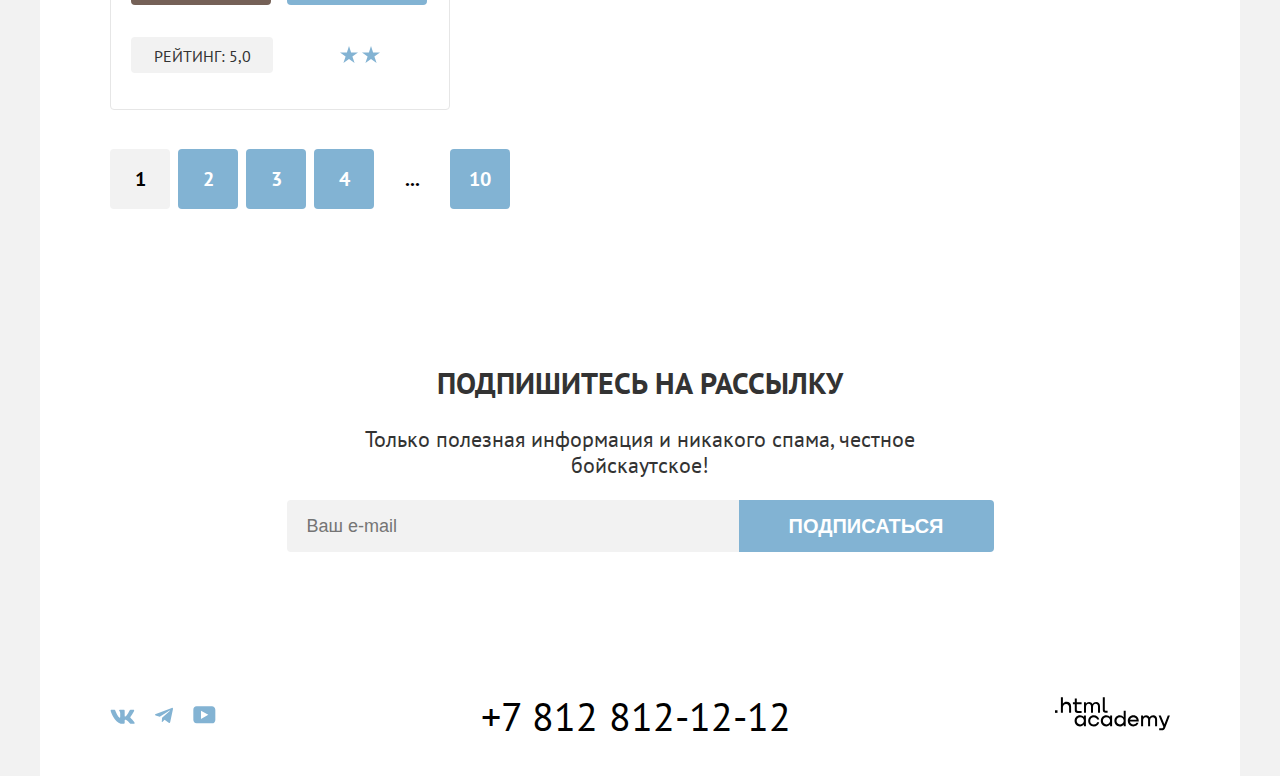
<file: 7/catalog.html>
<!DOCTYPE html>
<html lang="ru">

    <head>
        <meta charset="utf-8">
        <title>Каталог</title>
        <link rel="stylesheet" href="styles/styles.css">
      <base href="https://htmlacademy-htmlcss.github.io/2368411-sedona-38/7/">
</head>

    <body>
        <div class="page-container">
            <header class="page-header">
                <nav class="navigation">
                    <a class="navigation-logo" href="#">
                        <img class="logo" src="images/logo.svg" width="140" height="70" alt="City of Sedona">
                    </a>
                    <ul class="navigation-list navigation-main">
                        <li class="navigation-item">
                            <a class="navigation-link" href="index.html">Главная</a>
                        </li>
                        <li class="navigation-item">
                            <a class="navigation-link" href="#">О Седоне</a>
                        </li>
                        <li class="navigation-item">
                            <a class="navigation-link" href="catalog.html">Гостиницы</a>
                        </li>
                    </ul>
                    <ul class="navigation-list navigation-user">
                        <li class="navigation-item-search">
                            <a class="navigation-link" href="#">
                                <span class="visually-hidden">Поиск</span>
                            </a>
                        </li>
                        <li class="navigation-item-favourite">
                            <a class="navigation-link" href="#">
                                <span class="visually-hidden">Избранное</span>
                            </a>
                        </li>
                        <li class="navigation-item">
                            <button class="button button-nav" type="button">Хочу сюда!</button>
                        </li>
                    </ul>
                </nav>
            </header>

            <main class="main-index">
                <section class="catalog-hotels">
                    <header class="inner-header">
                        <h1 class="inner-header-title">Гостиницы Седоны</h1>
                        <ul class="breadcrumbs">
                            <li class="breadcrumbs-item">
                                <a class="breadcrumbs-link" href="index.html"><img src="images/small-house-vector.svg"
                                        width="13" height="13" alt="Главная"></a>
                            </li>
                            <li class="breadcrumbs-item">
                                <a class="breadcrumbs-link">Гостиницы</a>
                            </li>
                        </ul>
                    </header>

                    <h2 class="visually-hidden">Список с фильтрами</h2>
                    <form class="catalog-filter" action="https://echo.htmlacademy.ru/" method="get">
                        <fieldset class="catalog-filter-group">
                            <legend class="catalog-filter-title">Инфрастуктура</legend>
                            <label class="control">
                                <input class="control-input" type="checkbox" name="Pool">

                                Бассейн
                            </label>
                            <label class="control">
                                <input class="control-input" type="checkbox" name="Parking">

                                Парковка
                            </label>
                            <label class="control">
                                <input class="control-input" type="checkbox" name="Wi-Fi">

                                Wi-Fi
                            </label>
                        </fieldset>

                        <fieldset class="catalog-filter-group">
                            <legend class="catalog-filter-title">Тип жилья</legend>
                            <ul class="catalog-filter-list">
                                <li class="catalog-filter-item">
                                    <label class="control">
                                        <input class="control-input" type="radio" name="accommodation-type"
                                            value="hotel">

                                        Гостиница
                                    </label>
                                </li>
                                <li class="catalog-filter-item">
                                    <label class="control">
                                        <input class="control-input" type="radio" name="accommodation-type"
                                            value="motel" checked>

                                        Мотель
                                    </label>
                                </li>
                                <li class="catalog-filter-item">
                                    <label class="control">
                                        <input class="control-input" type="radio" name="accommodation-type"
                                            value="apartments">

                                        Апартаменты
                                    </label>
                                </li>
                            </ul>
                        </fieldset>

                        <fieldset class="catalog-filter-group-price">
                            <legend class="catalog-filter-title">Стоимость, ₽: </legend>
                            <label class="price">
                                <input class="price-input-up" type="text" name="min-price" value="0">

                                от
                            </label>

                            <label class="price">
                                <input class="price-input-to" type="text" name="min-price" value="9000">

                                до
                            </label>
                        </fieldset>
                        <div class="button-type">
                            <button class="button button-submit" type="submit">Применить</button>
                            <button class="button button-reset" type="reset">Сбросить</button>
                        </div>
                    </form>
                </section>

                <section class="hotel-results">
                    <div class="hotel-filter">
                        <h2 class="hotel-results-title">Найдено гостиниц: 38</h2>
                        <select class="select-control" aria-label="Сортировка">
                            <option value="high-rating">Сначала с высоким рейтингом</option>
                            <option value="low-rating">Сначала с низким рейтингом</option>
                            <option value="cheap">Сначала дешёвые</option>
                            <option value="expensive">Сначала дорогие</option>
                        </select>
                        <ul class="list-view-buttons">
                            <li class="list-view-item">
                                <button class="view-item-button view-item-button-cards" type="button">
                                    <span class="visually-hidden">Показать карточки</span>
                                </button>
                            </li>
                            <li class="list-view-item">
                                <button class="view-item-button view-item-button-onecard" type="button">
                                    <span class="visually-hidden">Показать по одной карточке</span>
                                </button>
                            </li>
                            <li class="list-view-item">
                                <button class="view-item-button view-item-button-list" type="button">
                                    <span class="visually-hidden">Показать список</span>
                                </button>
                            </li>
                        </ul>
                    </div>
                    <ul class="hotel-list">
                        <li class="hotel-card">
                            <a class="hotel-card-link" href="hotel.html">
                                <img class="hotel-card-image" src="images/hotel-1.jpg" width="300" height="212"
                                    alt="Amara Resort & Spa">
                                <h3 class="hotel-card-title">Amara Resort & Spa</h3>
                            </a>

                                <span class="accommodation-type">Гостиница</span>
                                <span class="hotel-card-price">От 4000 ₽</span>

                            <a class="hotel-card-info" href="#">Подробнее</a>
                            <button class="button-favourite" type="button">В избранное</button>
                            <p class="hotel-rating-grade">
                                <span class="hotel-rating">Рейтинг: 8,5</span>
                            </p>
                            <p class="stars">
                                <span class="visually-hidden">4 звезды</span>
                                <img src="images/star.svg" width="18" height="17" alt="star">
                                <img src="images/star.svg" width="18" height="17" alt="star">
                                <img src="images/star.svg" width="18" height="17" alt="star">
                                <img src="images/star.svg" width="18" height="17" alt="star">
                            </p>
                        </li>

                        <li class="hotel-card">
                            <a class="hotel-card-link" href="hotel.html">
                                <img class="hotel-card-image" src="images/hotel-2.jpg" width="300" height="212"
                                    alt="Vilas at Poco Diablo">
                                <h3 class="hotel-card-title">Vilas at Poco Diablo</h3>
                            </a>

                                <span class="accommodation-type">Гостиница</span>
                                <span class="hotel-card-price">От 5000 ₽</span>

                            <a class="hotel-card-info" href="#">Подробнее</a>
                            <button class="button-favourite" type="button">В избранное</button>
                            <p class="hotel-rating-grade">
                                <span class="hotel-rating">Рейтинг: 9,2</span>
                            </p>
                            <p class="stars">
                                <span class="visually-hidden">4 звезды</span>
                                <img src="images/star.svg" width="18" height="17" alt="star">
                                <img src="images/star.svg" width="18" height="17" alt="star">
                                <img src="images/star.svg" width="18" height="17" alt="star">
                                <img src="images/star.svg" width="18" height="17" alt="star">
                            </p>
                        </li>

                        <li class="hotel-card">
                            <a class="hotel-card-link" href="hotel.html">
                                <img class="hotel-card-image" src="images/hotel-3.jpg" width="300" height="212"
                                    alt="Desert Quail Inn">
                                <h3 class="hotel-card-title">Desert Quail Inn</h3>
                            </a>

                                <span class="accommodation-type">Гостиница</span>
                                <span class="hotel-card-price">От 2500 ₽</span>

                            <a class="hotel-card-info" href="#">Подробнее</a>
                            <button class="button-favourite" type="button">В избранное</button>
                            <p class="hotel-rating-grade">
                                <span class="hotel-rating">Рейтинг: 6,9</span>
                            </p>
                            <p class="stars">
                                <span class="visually-hidden">3 звезды</span>
                                <img src="images/star.svg" width="18" height="17" alt="star">
                                <img src="images/star.svg" width="18" height="17" alt="star">
                                <img src="images/star.svg" width="18" height="17" alt="star">
                            </p>
                        </li>

                        <li class="hotel-card">
                            <a class="hotel-card-link" href="hotel.html">
                                <img class="hotel-card-image" src="images/hotel-4.jpg" width="300" height="212"
                                    alt="GreenTree Inn">
                                <h3 class="hotel-card-title">GreenTree Inn</h3>
                            </a>

                                <span class="accommodation-type">Гостиница</span>
                                <span class="hotel-card-price">От 1500 ₽</span>

                            <a class="hotel-card-info" href="#">Подробнее</a>
                            <button class="button-favourite" type="button">В избранное</button>
                            <p class="hotel-rating-grade">
                                <span class="hotel-rating">Рейтинг: 5,0</span>
                            </p>
                            <p class="stars">
                                <span class="visually-hidden">2 звезды</span>
                                <img src="images/star.svg" width="18" height="17" alt="star">
                                <img src="images/star.svg" width="18" height="17" alt="star">
                            </p>
                        </li>
                    </ul>

                    <ul class="pagination">
                        <li class="pagination-item">
                            <a class="pagination-link pagination-current">1</a>
                        </li>
                        <li class="pagination-item">
                            <a class="pagination-link pagination-next" href="#">2</a>
                        </li>
                        <li class="pagination-item">
                            <a class="pagination-link pagination-next" href="#">3</a>
                        </li>
                        <li class="pagination-item">
                            <a class="pagination-link pagination-next" href="#">4</a>
                        </li>
                        <li class="pagination-item">
                            <a class="pagination-link pagination-next-any" href="#">...</a>
                        </li>
                        <li class="pagination-item">
                            <a class="pagination-link pagination-next" href="#">10</a>
                        </li>
                    </ul>
                </section>
                <section class="subscribe subscribe-theme-catalog">
                    <h2 class="subscribe-suggestion">Подпишитесь на рассылку</h2>
                    <p class="subscribe-offer">Только полезная информация и никакого спама, честное бойскаутское!</p>
                    <form class="field" action="https://echo.htmlacademy.ru/" method="post">
                        <input class="field user-e-mail" placeholder="Ваш e-mail" type="e-mail" name="user-email"
                            requered>
                        <button class="button subscribe-button" type="submit">Подписаться</button>
                    </form>
                </section>
            </main>

            <footer class="page-footer">
                <ul class="footer-social-list">
                    <li class="footer-social-item">
                        <a href="https://vk.com/htmlacademy">
                            <img src="images/vk.svg" width="25" height="15" alt="Логотип Vk">
                        </a>
                    </li>
                    <li class="footer-social-item">
                        <a href="https://t.me/htmlacademy">
                            <img src="images/tg.svg" width="18" height="17" alt="Логотип Tg">
                        </a>
                    </li>
                    <li class="footer-social-item">
                        <a href="https://www.youtube.com/user/htmlacademyru">
                            <img src="images/youtube.svg" width="23" height="18" alt="Логотип YouTube">
                        </a>
                    </li>
                </ul>
                <address class="footer-contacts-address">
                    <a class="footer-contacts-address-phone" href="tel:+78128121212">+7 812 812-12-12</a>
                </address>
                <a href="https://htmlacademy.ru/">
                    <img src="images/logo-html-academy.svg" width="115" height="34" alt="Логотип htmlacademy">
                </a>
            </footer>
        </div>
    </body>

</html>
</file>
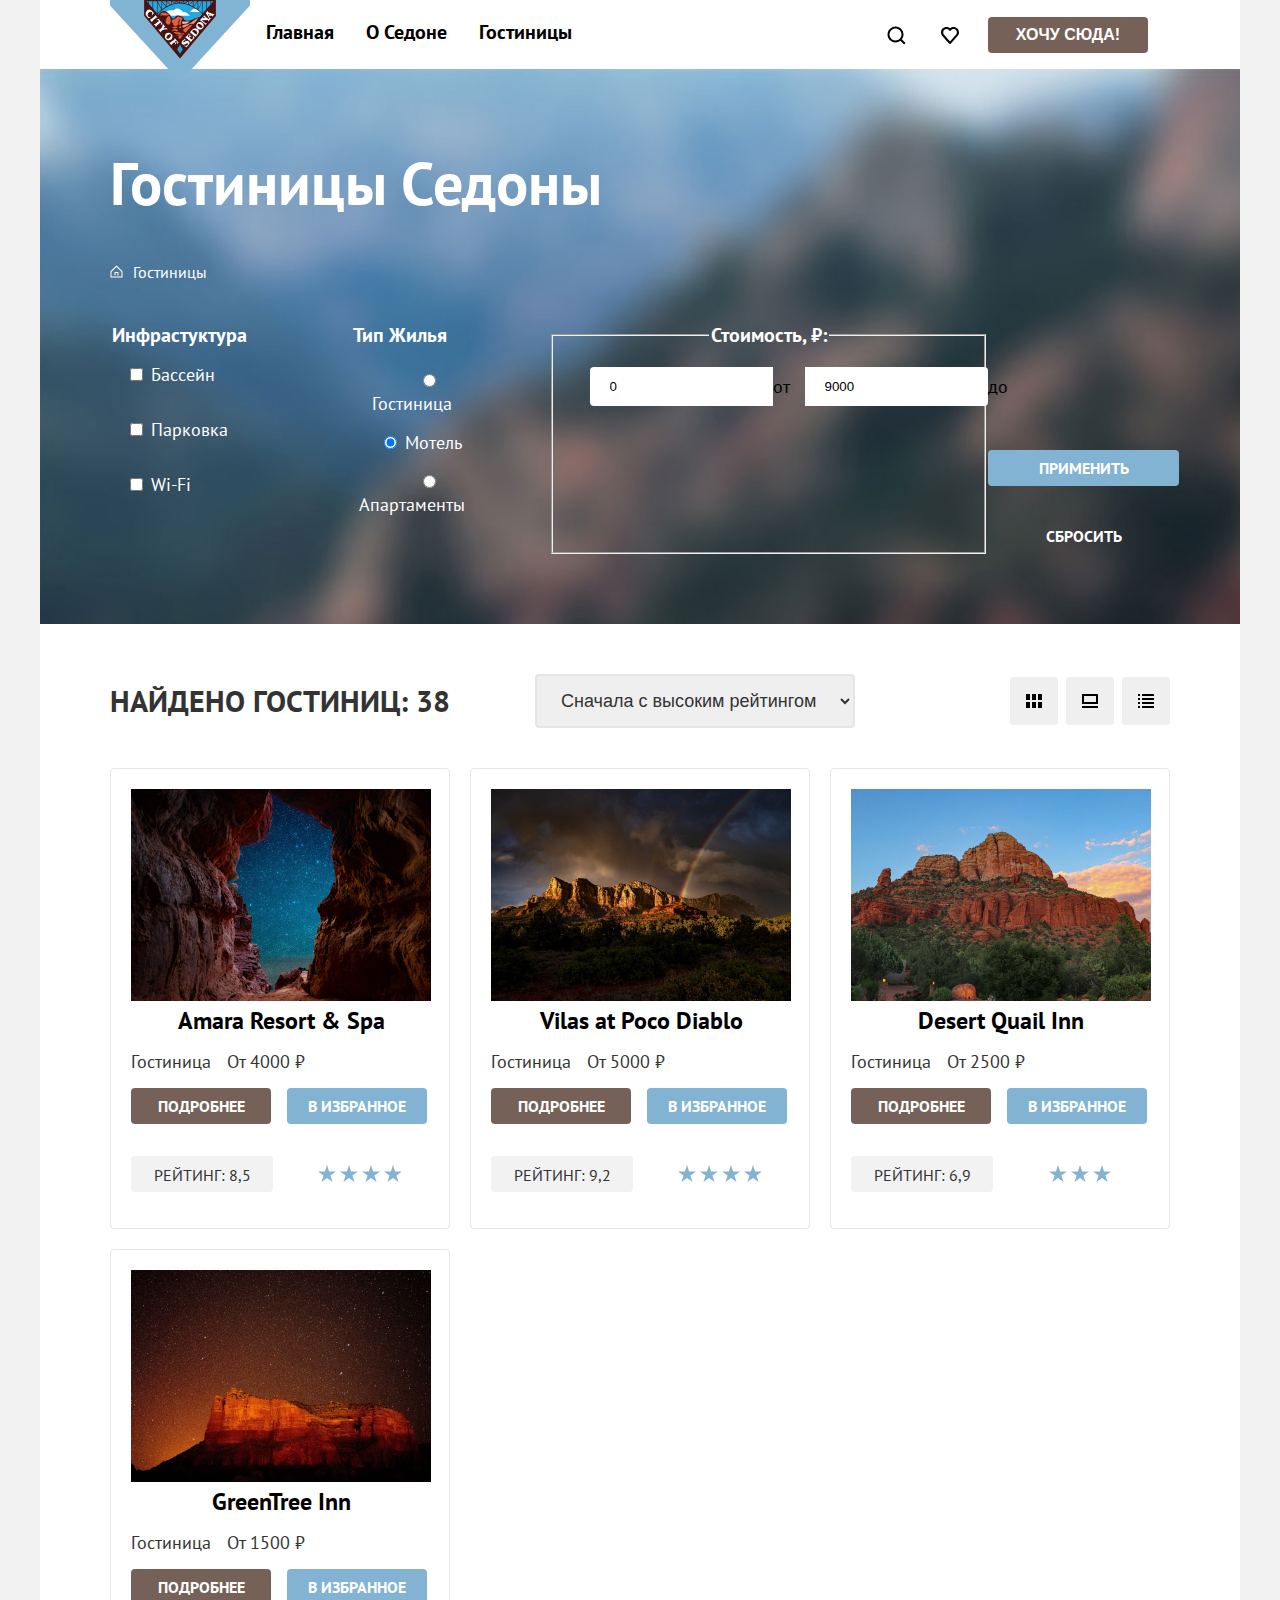
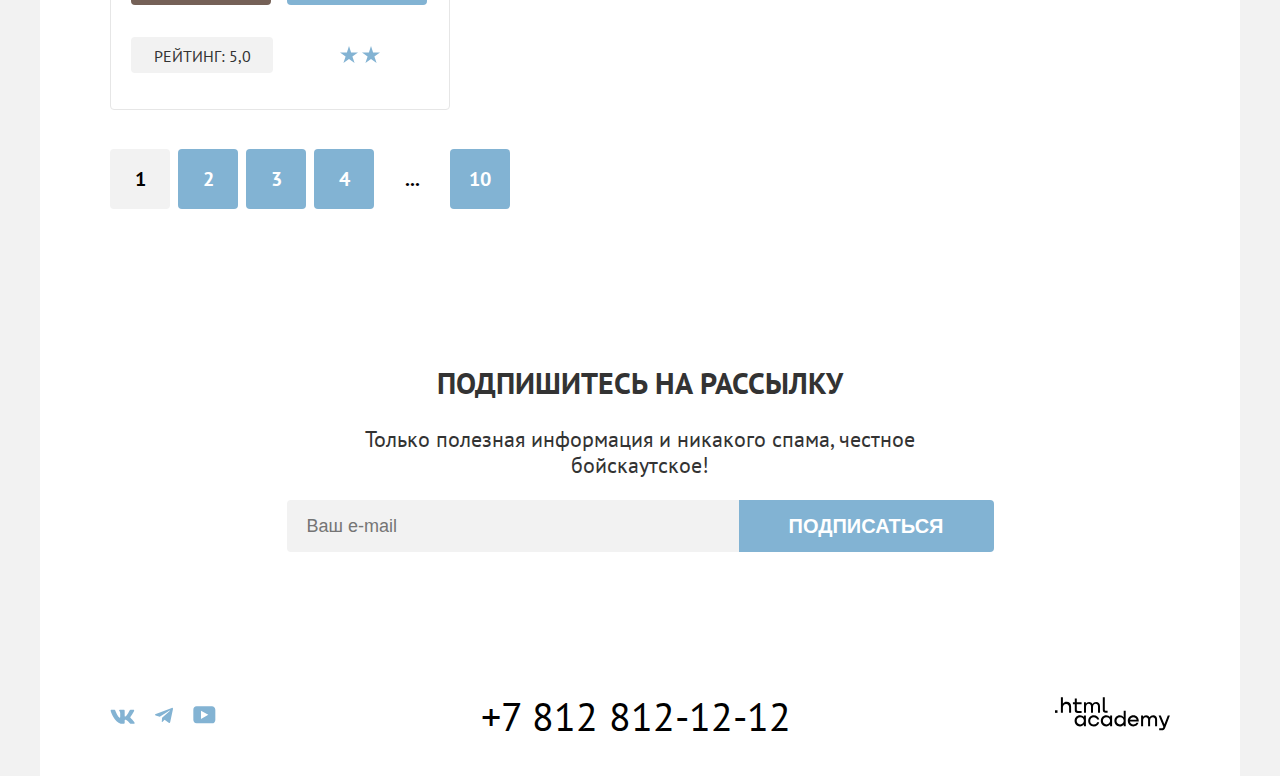
<file: 8/catalog.html>
<!DOCTYPE html>
<html lang="ru">

    <head>
        <meta charset="utf-8">
        <title>Каталог</title>
        <link rel="stylesheet" href="styles/styles.css">
      <base href="https://htmlacademy-htmlcss.github.io/2368411-sedona-38/8/">
</head>

    <body>
        <div class="page-container">
            <header class="page-header">
                <nav class="navigation">
                    <a class="navigation-logo" href="#">
                        <img class="logo" src="images/logo.svg" width="140" height="70" alt="City of Sedona">
                    </a>
                    <ul class="navigation-list navigation-main">
                        <li class="navigation-item">
                            <a class="navigation-link" href="index.html">Главная</a>
                        </li>
                        <li class="navigation-item">
                            <a class="navigation-link" href="#">О Седоне</a>
                        </li>
                        <li class="navigation-item">
                            <a class="navigation-link" href="catalog.html">Гостиницы</a>
                        </li>
                    </ul>
                    <ul class="navigation-list navigation-user">
                        <li class="navigation-item-search">
                            <a class="navigation-link" href="#">
                                <span class="visually-hidden">Поиск</span>
                            </a>
                        </li>
                        <li class="navigation-item-favourite">
                            <a class="navigation-link" href="#">
                                <span class="visually-hidden">Избранное</span>
                            </a>
                        </li>
                        <li class="navigation-item">
                            <button class="button button-nav" type="button">Хочу сюда!</button>
                        </li>
                    </ul>
                </nav>
            </header>

            <main class="main-index">
                <section class="catalog-hotels">
                    <header class="inner-header">
                        <h1 class="inner-header-title">Гостиницы Седоны</h1>
                        <ul class="breadcrumbs">
                            <li class="breadcrumbs-item">
                                <a class="breadcrumbs-link" href="index.html"><img src="images/small-house-vector.svg"
                                        width="13" height="13" alt="Главная"></a>
                            </li>
                            <li class="breadcrumbs-item">
                                <a class="breadcrumbs-link">Гостиницы</a>
                            </li>
                        </ul>
                    </header>

                    <h2 class="visually-hidden">Список с фильтрами</h2>
                    <form class="catalog-filter" action="https://echo.htmlacademy.ru/" method="get">
                        <fieldset class="catalog-filter-group">
                            <legend class="catalog-filter-title">Инфрастуктура</legend>
                            <label class="control">
                                <input class="control-input" type="checkbox" name="Pool">

                                Бассейн
                            </label>
                            <label class="control">
                                <input class="control-input" type="checkbox" name="Parking">

                                Парковка
                            </label>
                            <label class="control">
                                <input class="control-input" type="checkbox" name="Wi-Fi">

                                Wi-Fi
                            </label>
                        </fieldset>

                        <fieldset class="catalog-filter-group">
                            <legend class="catalog-filter-title">Тип жилья</legend>
                            <ul class="catalog-filter-list">
                                <li class="catalog-filter-item">
                                    <label class="control">
                                        <input class="control-input" type="radio" name="accommodation-type"
                                            value="hotel">

                                        Гостиница
                                    </label>
                                </li>
                                <li class="catalog-filter-item">
                                    <label class="control">
                                        <input class="control-input" type="radio" name="accommodation-type"
                                            value="motel" checked>

                                        Мотель
                                    </label>
                                </li>
                                <li class="catalog-filter-item">
                                    <label class="control">
                                        <input class="control-input" type="radio" name="accommodation-type"
                                            value="apartments">

                                        Апартаменты
                                    </label>
                                </li>
                            </ul>
                        </fieldset>

                        <fieldset class="catalog-filter-group-price">
                            <legend class="catalog-filter-title">Стоимость, ₽: </legend>
                            <label class="price">
                                <input class="price-input-up" type="text" name="min-price" value="0">

                                от
                            </label>

                            <label class="price">
                                <input class="price-input-to" type="text" name="min-price" value="9000">

                                до
                            </label>
                        </fieldset>
                        <div class="button-type">
                            <button class="button button-submit" type="submit">Применить</button>
                            <button class="button button-reset" type="reset">Сбросить</button>
                        </div>
                    </form>
                </section>

                <section class="hotel-results">
                    <div class="hotel-filter">
                        <h2 class="hotel-results-title">Найдено гостиниц: 38</h2>
                        <select class="select-control" aria-label="Сортировка">
                            <option value="high-rating">Сначала с высоким рейтингом</option>
                            <option value="low-rating">Сначала с низким рейтингом</option>
                            <option value="cheap">Сначала дешёвые</option>
                            <option value="expensive">Сначала дорогие</option>
                        </select>
                        <ul class="list-view-buttons">
                            <li class="list-view-item">
                                <button class="view-item-button view-item-button-cards" type="button">
                                    <span class="visually-hidden">Показать карточки</span>
                                </button>
                            </li>
                            <li class="list-view-item">
                                <button class="view-item-button view-item-button-onecard" type="button">
                                    <span class="visually-hidden">Показать по одной карточке</span>
                                </button>
                            </li>
                            <li class="list-view-item">
                                <button class="view-item-button view-item-button-list" type="button">
                                    <span class="visually-hidden">Показать список</span>
                                </button>
                            </li>
                        </ul>
                    </div>
                    <ul class="hotel-list">
                        <li class="hotel-card">
                            <a class="hotel-card-link" href="hotel.html">
                                <img class="hotel-card-image" src="images/hotel-1.jpg" width="300" height="212"
                                    alt="Amara Resort & Spa">
                                <h3 class="hotel-card-title">Amara Resort & Spa</h3>
                            </a>

                                <span class="accommodation-type">Гостиница</span>
                                <span class="hotel-card-price">От 4000 ₽</span>

                            <a class="hotel-card-info" href="#">Подробнее</a>
                            <button class="button-favourite" type="button">В избранное</button>
                            <p class="hotel-rating-grade">
                                <span class="hotel-rating">Рейтинг: 8,5</span>
                            </p>
                            <p class="stars">
                                <span class="visually-hidden">4 звезды</span>
                                <img src="images/star.svg" width="18" height="17" alt="star">
                                <img src="images/star.svg" width="18" height="17" alt="star">
                                <img src="images/star.svg" width="18" height="17" alt="star">
                                <img src="images/star.svg" width="18" height="17" alt="star">
                            </p>
                        </li>

                        <li class="hotel-card">
                            <a class="hotel-card-link" href="hotel.html">
                                <img class="hotel-card-image" src="images/hotel-2.jpg" width="300" height="212"
                                    alt="Vilas at Poco Diablo">
                                <h3 class="hotel-card-title">Vilas at Poco Diablo</h3>
                            </a>

                                <span class="accommodation-type">Гостиница</span>
                                <span class="hotel-card-price">От 5000 ₽</span>

                            <a class="hotel-card-info" href="#">Подробнее</a>
                            <button class="button-favourite" type="button">В избранное</button>
                            <p class="hotel-rating-grade">
                                <span class="hotel-rating">Рейтинг: 9,2</span>
                            </p>
                            <p class="stars">
                                <span class="visually-hidden">4 звезды</span>
                                <img src="images/star.svg" width="18" height="17" alt="star">
                                <img src="images/star.svg" width="18" height="17" alt="star">
                                <img src="images/star.svg" width="18" height="17" alt="star">
                                <img src="images/star.svg" width="18" height="17" alt="star">
                            </p>
                        </li>

                        <li class="hotel-card">
                            <a class="hotel-card-link" href="hotel.html">
                                <img class="hotel-card-image" src="images/hotel-3.jpg" width="300" height="212"
                                    alt="Desert Quail Inn">
                                <h3 class="hotel-card-title">Desert Quail Inn</h3>
                            </a>

                                <span class="accommodation-type">Гостиница</span>
                                <span class="hotel-card-price">От 2500 ₽</span>

                            <a class="hotel-card-info" href="#">Подробнее</a>
                            <button class="button-favourite" type="button">В избранное</button>
                            <p class="hotel-rating-grade">
                                <span class="hotel-rating">Рейтинг: 6,9</span>
                            </p>
                            <p class="stars">
                                <span class="visually-hidden">3 звезды</span>
                                <img src="images/star.svg" width="18" height="17" alt="star">
                                <img src="images/star.svg" width="18" height="17" alt="star">
                                <img src="images/star.svg" width="18" height="17" alt="star">
                            </p>
                        </li>

                        <li class="hotel-card">
                            <a class="hotel-card-link" href="hotel.html">
                                <img class="hotel-card-image" src="images/hotel-4.jpg" width="300" height="212"
                                    alt="GreenTree Inn">
                                <h3 class="hotel-card-title">GreenTree Inn</h3>
                            </a>

                                <span class="accommodation-type">Гостиница</span>
                                <span class="hotel-card-price">От 1500 ₽</span>

                            <a class="hotel-card-info" href="#">Подробнее</a>
                            <button class="button-favourite" type="button">В избранное</button>
                            <p class="hotel-rating-grade">
                                <span class="hotel-rating">Рейтинг: 5,0</span>
                            </p>
                            <p class="stars">
                                <span class="visually-hidden">2 звезды</span>
                                <img src="images/star.svg" width="18" height="17" alt="star">
                                <img src="images/star.svg" width="18" height="17" alt="star">
                            </p>
                        </li>
                    </ul>

                    <ul class="pagination">
                        <li class="pagination-item">
                            <a class="pagination-link pagination-current">1</a>
                        </li>
                        <li class="pagination-item">
                            <a class="pagination-link pagination-next" href="#">2</a>
                        </li>
                        <li class="pagination-item">
                            <a class="pagination-link pagination-next" href="#">3</a>
                        </li>
                        <li class="pagination-item">
                            <a class="pagination-link pagination-next" href="#">4</a>
                        </li>
                        <li class="pagination-item">
                            <a class="pagination-link pagination-next-any" href="#">...</a>
                        </li>
                        <li class="pagination-item">
                            <a class="pagination-link pagination-next" href="#">10</a>
                        </li>
                    </ul>
                </section>
                <section class="subscribe subscribe-theme-catalog">
                    <h2 class="subscribe-suggestion">Подпишитесь на рассылку</h2>
                    <p class="subscribe-offer">Только полезная информация и никакого спама, честное бойскаутское!</p>
                    <form class="field" action="https://echo.htmlacademy.ru/" method="post">
                        <input class="field user-e-mail" placeholder="Ваш e-mail" type="e-mail" name="user-email"
                            requered>
                        <button class="button subscribe-button" type="submit">Подписаться</button>
                    </form>
                </section>
            </main>

            <footer class="page-footer">
                <ul class="footer-social-list">
                    <li class="footer-social-item">
                        <a href="https://vk.com/htmlacademy">
                            <img src="images/vk.svg" width="25" height="15" alt="Логотип Vk">
                        </a>
                    </li>
                    <li class="footer-social-item">
                        <a href="https://t.me/htmlacademy">
                            <img src="images/tg.svg" width="18" height="17" alt="Логотип Tg">
                        </a>
                    </li>
                    <li class="footer-social-item">
                        <a href="https://www.youtube.com/user/htmlacademyru">
                            <img src="images/youtube.svg" width="23" height="18" alt="Логотип YouTube">
                        </a>
                    </li>
                </ul>
                <address class="footer-contacts-address">
                    <a class="footer-contacts-address-phone" href="tel:+78128121212">+7 812 812-12-12</a>
                </address>
                <a href="https://htmlacademy.ru/">
                    <img src="images/logo-html-academy.svg" width="115" height="34" alt="Логотип htmlacademy">
                </a>
            </footer>
        </div>
    </body>

</html>
</file>
<file: styles/styles.css>
@font-face {
    font-family: "PT Sans";
    font-style: normal;
    font-weight: 400;
    src: url("../fonts/ptsans-400.woff2") format("woff2");
    font-display: swap;
}

@font-face {
    font-family: "PT Sans";
    font-style: normal;
    font-weight: 700;
    src: url("../fonts/ptsans-700.woff2") format("woff2");
    font-display: swap;
}

html {
    height: 100%;
}


/* Index */

body {
    margin: 0;
    font-family: "PT Sans", sans-serif;
    font-size: 22px;
    line-height: 26px;
    color: #333333;
    background-color: #F2F2F2;
    box-sizing: border-box;
    padding: 0 40px;
}

.visually-hidden {
    position: absolute;
    width: 1px;
    height: 1px;
    margin: -1px;
    padding: 0;
    border: 0;
    clip: rect(0 0 0 0);
    overflow: hidden;
}

.page-container {
    margin: 0 auto;
    background-color: #FFFFFF;
    text-align: center;
    width: 1200px;
    flex-direction: column;
    align-items: center;
}

.navigation {
    display: flex;
    justify-content: space-between;
    padding: 0 70px;
}

.navigation-link {
    display: block;
    padding: 20px 16px;
    line-height: 24px;
    font-weight: 700;
    font-size: 20px;
    text-align: center;
    color: #000000;
    text-decoration: none;
}

.navigation-list {
    display: flex;
    justify-content: space-between;
}

.navigation-main {
    margin: 0;
    margin-right: auto;
    padding: 0;
    flex-wrap: wrap;
    max-width: 600px;
}

.navigation-user {
    display: flex;
    align-items: center;
    margin: 0;
    padding: 0 22px;
    flex-wrap: wrap;
    max-width: 600px;
}

.navigation-logo {
    display: block;
    margin-bottom: -6px;
    position: relative;
    z-index: 2;
}

.logo {
    width: 100%;
    height: 100%;
    object-fit: cover;
}

/*Списки*/
.navigation-list,
.services-list,
.footer-social-item,
.hotel-list,
.catalog-filter-list,
.breadcrumbs {
    list-style: none;
}

/*Поиск*/
.navigation-item-search {
    background-image: url("../images/search.svg");
    background-repeat: no-repeat;
    margin-right: 22px;
    background-position: center;
}

/*Кнопка "Избранное"*/
.navigation-item-favourite {
    background-image: url("../images/heart.svg");
    background-repeat: no-repeat;
    margin-right: 22px;
    background-position: center;
}


/*Кнопка "Хочу сюда"*/
.button-nav {
    color: #FFFFFF;
    font-size: 16px;
    font-weight: 700;
    line-height: 20px;
    text-transform: uppercase;
    text-align: center;
    background-color: #756157;
    width: 160px;
    height: 36px;
    border-radius: 4px;
    border-color: transparent;
}

.hero {
    text-align: center;
    background-size: cover;
    background-color: #333333;
    background-image: url("../images/hero.jpg");
    background-repeat: no-repeat;
    padding: 51px 0 82px;
}

/*Добро пожаловать в Седону*/
.welcome {
    display: block;
    margin: 0 auto;
}

.advantages-list {
    margin: 0;
    padding: 0;
    display: flex;
    flex-direction: row;
    flex-wrap: wrap;
    justify-content: space-between;
    align-items: center;
    width: 100%;
}

.advantages-item {
    min-height: 385px;
}

.advantages {
    padding-top: 69px;
}

/*Заголовки*/
.advantages-main-title,
.services-main-title,
.search-suggestion,
.subscribe-suggestion,
.hotel-results-title {
    text-align: center;
    font-size: 30px;
    font-weight: 700;
    line-height: 36px;
    text-transform: uppercase;
    margin: 0 auto;
    max-width: 700px;
    margin-bottom: 25px;
    box-sizing: border-box;
}


.advantages-main-title,
.services-main-title,
.search-suggestion {
    color: #000000;
}

/*Описание к заголовкам*/
.advantages-reasons,
.services-detaile,
.search-offer,
.subscribe-offer {
    font-size: 22px;
    font-weight: 400;
    line-height: 26px;
}

.advantages-reasons,
.services-detaile,
.search-offer {
    color: #333333;
}

.advantages-title,
.services-title {
    color: #000000;
    font-size: 24px;
    line-height: 28px;
    font-weight: 700;
    text-align: center;
    text-transform: uppercase;
    margin: 0 auto;
    max-width: 175px;
}

.advantages-description,
.services-description {
    margin: 62px 0 0;
    color: #333333;
    font-size: 18px;
    line-height: 21px;
}

.advantages-theme {
    color: #ffffff;
    background-color: #82B3D3;
    display: flex;
    justify-content: center;
}

.advantages-content {
    display: flex;
    width: 400px;
    padding: 90px 85px;
    flex-direction: column;
    justify-content: center;
    box-sizing: border-box;
}

.advantages-theme-light,
.advantages-theme-dark {
    width: 400px;
    padding: 103px 85px;
    box-sizing: border-box;
    list-style: none;
}

.advantages-theme-light {
    background-color: #83B3D31F;
    /*display: flex;
    width: 400px;
    padding: 103px 85px;
    flex-direction: column;
    justify-content: center;
    box-sizing: border-box;*/
}

.advantages-theme-dark {
    background-color: #83B3D333;
    /*display: flex;
    width: 400px;
    padding: 103px 85px;
    flex-direction: column;
    justify-content: center;
    box-sizing: border-box;*/
}

.advantages-one {
    margin: 69px 347px;
}

.advantages-reasons {
    margin-top: 25px;
}

.services-one {
    margin: 64px 347px;
}

.services-detaile {
    margin-top: 20px;
}

.search-one {
    margin: 96px 304px;
}

.services-list {
    margin: 0;
    padding: 0;
    display: flex;
    flex-wrap: wrap;
    justify-content: space-between;
    align-items: center;
}

.services-blue,
.services-light {
    width: 400px;
    padding: 80px 85px;
    box-sizing: border-box;
    list-style: none;
}

.services-blue {
    background-color: #83B3D31F;
}

.services-main-title {
    margin: 64px 347px 20p 347px x;
}

.services-detaile {
    margin-bottom: 64px;
}

/*Кнопка "Поиск гостиницы в Седоне"*/
.search-button {
    color: #FFFFFF;
    font-size: 16px;
    font-weight: 700;
    line-height: 20px;
    text-transform: uppercase;
    text-align: center;
    background-color: #756157;
    width: 376px;
    height: 52px;
    padding: 8px 50px;
    border-radius: 4px;
    border: none;
    display: block;
    margin: 0 auto;
}

.search {
    display: block;
    margin: 96px 34px;
}

.subscribe-theme-custom {
    color: #ffffff;
    background-image: url("../images/subscribe.jpg");
    background-size: cover;
    background-repeat: no-repeat;
}

.subscribe {
    padding: 96px 258px 104px;
    text-align: center;
}

/*Кнопка "Ваш e-mail"*/
.user-e-mail {
    color: #000000;
    font-weight: 400;
    line-height: 24px;
    font-size: 18px;
    padding: 12px 20px;
    min-width: 452px;
    height: 52px;
    background-color: #F2F2F2;
    border-radius: 4px 0px 0px 4px;
    border: none;
    box-sizing: border-box;
}

/*Кнопка "Подписаться"*/
.subscribe-button {
    color: #FFFFFF;
    font-weight: 700;
    line-height: 36px;
    font-size: 20px;
    text-transform: uppercase;
    padding: 8px 50px;
    height: 52px;
    border-radius: 0px 4px 4px 0px;
    border: none;
    background-color: #82B3D3;
}

.field {
    display: flex;
    align-items: center;
    justify-content: center;
}

/*Телефон*/
.footer-contacts-address-phone {
    color: #000000;
    font-size: 40px;
    line-height: 40px;
    font-style: normal;
    text-decoration: none;
}

.page-footer {
    display: flex;
    justify-content: space-between;
    min-height: 120px;
    padding: 0 70px;
    align-items: center;
}

.footer-social-list {
    box-sizing: border-box;
    display: flex;
    padding: 0;
    gap: 20px;
    align-items: center;
}

/*Catalog */

.catalog-filter {
    display: flex;
    box-sizing: border-box;
    margin-top: 40px;
    min-width: 1060px;
}

.catalog-filter-group {
    display: flex;
    flex-direction: column;
    justify-content: flex-start;
    align-items: flex-start;
    margin-bottom: 16px;
    width: 150px;
    margin: 0;
    padding: 0;
    margin-right: 70px;
    border: none;
    box-sizing: border-box;
}


.catalog-filter-item {
    font-size: 18px;
    line-height: 23px;
    margin-bottom: 16px;
}

.catalog-hotels {
    background-image: url("../images/filter.jpg");
    background-size: cover;
    background-repeat: no-repeat;
    padding: 35px 70px 70px 70px;
}

.inner-header-title {
    color: #FFFFFF;
    font-size: 60px;
    font-weight: 700;
    line-height: 78px;
    text-align: left;
}

.breadcrumbs {
    color: #FFFFFF;
    font-size: 16px;
    font-weight: 400;
    line-height: 21px;
    display: flex;
    padding: 0;
    justify-content: flex-start;
    align-items: center;
    gap: 10px;
}

.catalog-filter-title {
    color: #FFFFFF;
    font-size: 20px;
    font-weight: 700;
    line-height: 24px;
    text-transform: capitalize;
}


.control {
    color: #FFFFFF;
    font-size: 18px;
    font-weight: 400;
    line-height: 23px;
    margin: 16px;
}

.catalog-filter-group-price {
    display: flex;
    align-items: flex-start;
    gap: 32px;
    width: 288px;
    margin-left: auto;
}

.price-input-up {
    color: #000;
    width: 143px;
    padding: 12px 20px;
    justify-content: space-between;
    border-radius: 4px 0px 0px 4px;
    border: none;
}

.price-input-to {
    color: #000;
    width: 143px;
    padding: 12px 20px;
    justify-content: space-between;
    border-radius: 0px 4px 4px 0px;
    border: none;
}

.price {
    color: #000;
    text-align: right;
    font-size: 18px;
    font-style: normal;
    font-weight: 400;
    line-height: 24px;
    display: flex;
    justify-content: space-between;
    align-items: center;
    margin: 0;
    width: 143px;
    padding: 12px 20px;
}

/*Кнопка "Применить,Сбросить"*/
.button-type {
    display: flex;
    box-sizing: border-box;
    justify-content: flex-end;
    flex-direction: column;
    align-items: flex-end;
    margin-left: auto;
    gap: 32px;
}

.button-submit,
.button-reset {
    color: #FFFFFF;
    text-align: center;
    font-family: "PT Sans", sans-serif;
    font-size: 16px;
    font-style: normal;
    font-weight: 700;
    line-height: 20px;
    text-transform: uppercase;
    border-radius: 4px;
    border: none;
    padding: 8px 40px;
    min-width: 191px;
}

.button-submit {
    background-color: #82B3D3;
}

.button-reset {
    background-color: transparent;
}

/*Сортировка*/
.sorting {
    display: flex;
    box-sizing: border-box;
    width: 292px;
    padding: 14px 12px;
    margin-left: auto;
    justify-content: space-between;
    align-items: center;
    border-radius: 4px;
    border: 2px solid #E5E5E5;
    font-size: 18px;
    font-style: normal;
    font-weight: 400;
    line-height: 21px;
}

.select-control {
    color: #333333;
    font-size: 18px;
    font-style: normal;
    font-weight: 400;
    line-height: 21px;
    min-width: 292px;
    margin-right: 70px;
    padding: 14px 20px;
    border-radius: 4px;
    display: flex;
    border: 2px solid var(--forms-elements-1, #E5E5E5);
    box-sizing: border-box;
}


.hotel-filter {
    display: flex;
    margin-bottom: 40px;
    box-sizing: border-box;
    justify-content: space-between;
    align-items: center;
    align-self: stretch;
}

.hotel-results-title {
    margin: 0;
}

/*Карточки отелей*/

.hotel-results {
    padding: 50px 70px 60px
}

.hotel-list {
    margin: 0;
    padding: 0;
    gap: 20px;
    grid-template-columns: repeat(3, 340px);
    display: grid;
}

.hotel-card {
    box-sizing: border-box;
    display: flex;
    flex-wrap: wrap;
    max-width: 340px;
    padding: 20px;
    align-items: flex-start;
    gap: 16px;
    border-radius: 4px;
    margin: 0;
    border: 1px solid #E6E6E6;
}

.hotel-card-title {
    font-size: 24px;
    line-height: 28px;
    margin: 0;
}

.hotel-card-link {
    color: #000000;
    font-size: 24px;
    font-weight: 700;
    line-height: 28px;
    text-decoration: none;
    display: block;
}

.accommodation-type,
.hotel-card-price {
    color: #333333;
    font-size: 18px;
    font-style: normal;
    font-weight: 400;
    line-height: 21px;
}

/*Кнопка "Подробнее,Избранное"*/

.hotel-card-info,
.button-favourite {
    color: #FFF;
    text-align: center;
    font-family: "PT Sans", sans-serif;
    font-size: 16px;
    font-style: normal;
    font-weight: 700;
    line-height: 20px;
    text-transform: uppercase;
    border-radius: 4px;
    border: none;
    display: flex;
    margin: 0;
    justify-content: center;
    align-items: center;
    text-decoration: none;
    cursor: pointer;
    padding: 8px 20px;
}

.hotel-card-info {
    background-color: #756157;
    min-width: 100px;

}

.button-favourite {
    background-color: #82B3D3;
    min-width: 140px;
}

/*Кнопка "Рейтинг,Звезды"*/
.hotel-rating-grade,
.stars {
    color: #333333;
    font-size: 16px;
    line-height: 20px;
    text-decoration: none;
    font-weight: 400;
    text-align: center;
    padding: 9px 22px 8px 23px;
    border-radius: 4px;
    text-transform: uppercase;
    box-sizing: border-box;
    width: fit-content;
    height: 36px;
    min-width: 140px;
}


.hotel-rating-grade {
    background-color: #F2F2F2;
}

/*Кнопки вида страницы*/

.list-view-buttons {
    display: flex;
    justify-content: flex-end;
    align-items: center;
    gap: 8px;
    list-style-type: none;
    margin: 0;
    padding: 0;
}

.list-view-item {
    display: flex;
    box-sizing: border-box;
    width: 48px;
    height: 48px;
    flex-direction: column;
    justify-content: center;
    align-items: center;
    gap: 10px;
}

.view-item-button-cards {
    background-image: url(../images/view-icon1.svg);
    width: 48px;
    height: 48px;
    background-position: center;
    background-repeat: no-repeat;
    border-radius: 4px;
    border: 2px #E5E5E5;
}

.view-item-button-onecard {
    background-image: url(../images/view-icon2.svg);
    width: 48px;
    height: 48px;
    background-position: center;
    background-repeat: no-repeat;
    border-radius: 4px;
    border: 2px #E5E5E5;
}

.view-item-button-list {
    background-image: url(../images/view-icon3.svg);
    width: 48px;
    height: 48px;
    background-position: center;
    background-repeat: no-repeat;
    border-radius: 4px;
    border: 2px #E5E5E5;
}

/*Страницы*/

.pagination {
    min-width: 1060px;
    list-style-type: none;
    display: grid;
    margin: 0;
    padding: 0;
    grid-auto-flow: column;
    justify-content: start;
    gap: 8px;
    padding-top: 39px;
}

.pagination-current,
.pagination-next,
.pagination-next-any {
    display: flex;
    box-sizing: border-box;
    width: 60px;
    height: 60px;
    padding: 11.364px 0 12.636px 0;
    justify-content: center;
    align-items: center;
    text-decoration: none;
    list-style-type: none;
    border-radius: 4px;
    text-align: center;
    font-size: 20px;
    font-style: normal;
    font-weight: 700;
    line-height: 36px;
    text-transform: uppercase;
}

.pagination-current {
    background-color: #F2F2F2;
    color: #000;
}

.pagination-next {
    background-color: #82B3D3;
    color: #FFF;
}

.pagination-next-any {
    background-color: transparent;
    color: #000;
}
</file>
<file: 4/styles/styles.css>
@font-face {
    font-family: "PT Sans";
    font-style: normal;
    font-weight: 400;
    src: url("../fonts/ptsans-400.woff2") format("woff2");
    font-display: swap;
}

@font-face {
    font-family: "PT Sans";
    font-style: normal;
    font-weight: 700;
    src: url("../fonts/ptsans-700.woff2") format("woff2");
    font-display: swap;
}

html {
    height: 100%;
}

/* Index */

body {
    margin: 0;
    font-family: "PT Sans", sans-serif;
    font-size: 22px;
    line-height: 26px;
    color: #333333;
    background-color: #F2F2F2;
    padding: 40px 40px;
    min-width: 1280px;
    height: 100%;
}

.visually-hidden {
    position: absolute;
    width: 1px;
    height: 1px;
    margin: -1px;
    padding: 0;
    border: 0;
    clip: rect(0 0 0 0);
    overflow: hidden;
}

.page-container {
    background-color: #FFFFFF;
    text-align: center;
}

.navigation {
    display: flex;
    justify-content: space-between;
}

.navigation-link {
    display: block;
    padding: 20px 16px;
    line-height: 24px;
    font-weight: 700;
    font-size: 20px;
    text-align: center;
    color: #000000;
    text-decoration: none;
}

.navigation-list {
    display: flex;
    justify-content: space-between;
}

.navigation-main {
    margin: 0;
    margin-right: auto;
    padding: 0;
    flex-wrap: wrap;
    max-width: 600px;
}

.navigation-user {
    margin: 0;
    margin-right: 70px;
    padding: 0;
    flex-wrap: wrap;
    max-width: 600px;
}

.logo {
    display: block;
    margin-bottom: -6px;
    position: relative;
    z-index: 2;
    margin-left: 70px;
}

/*Списки*/
.navigation-list,
.services-list,
.footer-social-item,
.hotel-list,
.catalog-filter-list,
.breadcrumbs {
    list-style: none;
}

/*Кнопка "Хочу сюда"*/
.button-nav {
    color: #FFFFFF;
    font-size: 16px;
    font-weight: 700;
    line-height: 20px;
    text-transform: uppercase;
    text-align: center;
    background-color: #756157;
    width: 160px;
    height: 36px;
    border-radius: 4px;
    border-color: transparent;
}

.hero {
    text-align: center;
    background-color: #ffffff;
    background-image: url("../images/hero.jpg");
    background-size: 100% auto;
    background-repeat: no-repeat;
}

/*Добро пожаловать в Седону*/
.welcome {
    display: block;
    margin: 0 auto;
    padding: 51px 371px 371px 364px;
}

.advantages-list {
    margin: 0;
    padding: 0;
    display: flex;
    flex-wrap: wrap;
    justify-content: space-between;
    align-items: center;
    width: 100%;
}

/*Заголовки*/
.advantages-main-title,
.services-main-title,
.search-suggestion,
.subscribe-suggestion,
.hotel-results-title {
    text-align: center;
    font-size: 30px;
    font-weight: 700;
    line-height: 36px;
    text-transform: uppercase;
}


.advantages-main-title,
.services-main-title,
.search-suggestion {
    color: #000000;
}

/*Описание к заголовкам*/
.advantages-reasons,
.services-detaile,
.search-offer,
.subscribe-offer {
    font-size: 22px;
    font-weight: 400;
    line-height: 26px;
}

.advantages-reasons,
.services-detaile,
.search-offer {
    color: #333333;
}

.advantages-title,
.services-title {
    color: #000000;
    font-size: 24px;
    line-height: 28px;
    font-weight: 700;
    text-align: center;
    text-transform: uppercase;
}

.advantages-description,
.services-description {
    color: #333333;
    font-size: 18px;
    line-height: 21px;
}

.advantages-theme {
    color: #ffffff;
    background-color: #82B3D3;
}

.advantages-theme-light {
    background-color: #83B3D31F;
    display: flex;
    width: 400px;
    height: 385px;
    flex-direction: column;
    justify-content: center;
}

.advantages-theme-dark {
    background-color: #83B3D333;
    display: flex;
    width: 400px;
    height: 385px;
    flex-direction: column;
    justify-content: center;
}

.services-list {
    margin: 0;
    padding: 0;
    display: flex;
    flex-wrap: wrap;
    justify-content: space-between;
    align-items: center;
}

.services-blue {
    background-color: #83B3D31F;
}

/*Кнопка "Поиск гостиницы в Седоне"*/
.search-button {
    color: #FFFFFF;
    font-size: 16px;
    font-weight: 700;
    line-height: 20px;
    text-transform: uppercase;
    text-align: center;
    background-color: #756157;
    width: 376px;
    height: 52px;
    padding: 8px 50px;
    border-radius: 4px;
    border: none;
    display: block;
    margin: 0 auto;
}

.search {
    display: block;
    margin: 96px 34px;
}

.subscribe-theme-custom {
    color: #ffffff;
    background-image: url("../images/subscribe.jpg");
    background-size: cover;
    background-repeat: no-repeat;
}

.subscribe {
    padding: 96px 258px 104px;
    text-align: center;
}

/*Кнопка "Ваш e-mail"*/
.user-e-mail {
    color: #000000;
    font-weight: 400;
    line-height: 24px;
    font-size: 18px;
    padding: 12px 20px;
    width: 452px;
    height: 52px;
    background-color: #F2F2F2;
    border-radius: 4px 0px 0px 4px;
    border: none;
}

/*Кнопка "Подписаться"*/
.subscribe-button {
    color: #FFFFFF;
    font-weight: 700;
    line-height: 36px;
    font-size: 20px;
    text-transform: uppercase;
    padding: 8px 50px;
    width: 232px;
    height: 52px;
    border-radius: 0px 4px 4px 0px;
    border: none;
    background-color: #82B3D3;
}

/*Телефон*/
.footer-contacts-address-phone {
    color: #000000;
    font-size: 40px;
    line-height: 40px;
    font-style: normal;
    text-decoration: none;
}

.page-footer {
    display: flex;
    justify-content: space-between;
    min-height: 100%;
}

/*Catalog*/

.catalog-hotels {
    background-image: url("../images/filter.jpg");
    background-size: cover;
    background-repeat: no-repeat;
    padding: 35px 70px 70px 70px;
}

.inner-header-title {
    color: #FFFFFF;
    font-size: 60px;
    font-weight: 700;
    line-height: 78px;
    text-align: left;
}

.breadcrumbs {
    color: #FFFFFF;
    font-size: 16px;
    font-weight: 400;
    line-height: 21px;
}

.catalog-filter-title {
    color: #FFFFFF;
    font-size: 20px;
    font-weight: 700;
    line-height: 24px;
    text-transform: capitalize;
}

.control {
    color: #FFFFFF;
    font-size: 18px;
    font-weight: 400;
    line-height: 23px;
}

.price-input-up {
    color: #000;
    width: 143px;
    padding: 12px 20px;
    justify-content: space-between;
    border-radius: 4px 0px 0px 4px;
    border: none;
}

.price-input-to {
    color: #000;
    width: 143px;
    padding: 12px 20px;
    justify-content: space-between;
    border-radius: 0px 4px 4px 0px;
    border: none;
}

.price {
    color: #000;
    text-align: right;
    font-size: 18px;
    font-style: normal;
    font-weight: 400;
    line-height: 24px;
}

/*Кнопка "Применить,Сбросить"*/
.button-submit,
.button-reset {
    color: #FFFFFF;
    text-align: center;
    font-size: 16px;
    font-style: normal;
    font-weight: 700;
    line-height: 20px;
    text-transform: uppercase;
    border-radius: 4px;
    border: none;
    height: 36px;
    width: 131px;
}

.button-submit {
    background-color: #82B3D3;
}

.button-reset {
    background-color: transparent;
}

/*Сортировка*/
.select-control {
    color: #333333;
    font-size: 18px;
    font-style: normal;
    font-weight: 400;
    line-height: 21px;
    width: 292px;
    padding: 14px 20px;
    border-radius: 4px;
    display: flex;
    border: 2px solid var(--forms-elements-1, #E5E5E5);
}

/*Карточки отелей*/
.hotel-card-link {
    color: #000000;
    font-size: 24px;
    font-weight: 700;
    line-height: 28px;
    text-decoration: none;
}

.accommodation-type,
.hotel-card-price {
    color: #333333;
    ont-size: 18px;
    font-style: normal;
    font-weight: 400;
    line-height: 21px;
}

/*Кнопка "Подробнее,Избранное"*/

.hotel-card-info {
    color: #ffffff;
    background-color: #756157;
    font-size: 16px;
    line-height: 20px;
    text-decoration: none;
    text-align: center;
    padding: 8px 50px;
    border-radius: 4px;
    text-transform: uppercase;
    box-sizing: border-box;
    width: 140px;
    height: 36px;
}

.button-favourite {
    color: #ffffff;
    background-color: #82B3D3;
    font-size: 16px;
    line-height: 20px;
    border: none;
    text-align: center;
    padding: 8px 50px;
    border-radius: 4px;
    text-transform: uppercase;
    cursor: pointer;
}

/*Кнопка "Рейтинг,Звезды"*/
.hotel-rating-grade,
.stars {
    color: #333333;
    font-size: 16px;
    line-height: 20px;
    text-decoration: none;
    font-weight: 700;
    text-align: center;
    padding: 9px 22px 8px 23px;
    border-radius: 4px;
    text-transform: uppercase;
    box-sizing: border-box;
    width: 140px;
    height: 36px;
}


.hotel-rating-grade {
    background-color: #F2F2F2;
}
</file>
<file: 5/styles/styles.css>
@font-face {
    font-family: "PT Sans";
    font-style: normal;
    font-weight: 400;
    src: url("../fonts/ptsans-400.woff2") format("woff2");
    font-display: swap;
}

@font-face {
    font-family: "PT Sans";
    font-style: normal;
    font-weight: 700;
    src: url("../fonts/ptsans-700.woff2") format("woff2");
    font-display: swap;
}

html {
    height: 100%;
}

/* Index */

body {
    margin: 0;
    font-family: "PT Sans", sans-serif;
    font-size: 22px;
    line-height: 26px;
    color: #333333;
    background-color: #F2F2F2;
    box-sizing: border-box;
    padding: 0 40px;
}

.visually-hidden {
    position: absolute;
    width: 1px;
    height: 1px;
    margin: -1px;
    padding: 0;
    border: 0;
    clip: rect(0 0 0 0);
    overflow: hidden;
}

.page-container {
    background-color: #FFFFFF;
    text-align: center;
}

.navigation {
    display: flex;
    justify-content: space-between;
    padding: 0 70px;
}

.navigation-link {
    display: block;
    padding: 20px 16px;
    line-height: 24px;
    font-weight: 700;
    font-size: 20px;
    text-align: center;
    color: #000000;
    text-decoration: none;
}

.navigation-list {
    display: flex;
    justify-content: space-between;
}

.navigation-main {
    margin: 0;
    margin-right: auto;
    padding: 0;
    flex-wrap: wrap;
    max-width: 600px;
}

.navigation-user {
    display: flex;
    align-items: center;
    margin: 0;
    padding: 0px 22px;
    flex-wrap: wrap;
    max-width: 600px;
}

.logo {
    display: block;
    margin-bottom: -6px;
    position: relative;
    z-index: 2;
}

/*Списки*/
.navigation-list,
.services-list,
.footer-social-item,
.hotel-list,
.catalog-filter-list,
.breadcrumbs {
    list-style: none;
}

/*Поиск*/
.navigation-item-search {
    background-image: url("../images/search.svg");
    background-repeat: no-repeat;
    margin-right: 22px;
    background-position: center;
}

/*Кнопка "Избранное"*/
.navigation-item-favourite {
    background-image: url("../images/heart.svg");
    background-repeat: no-repeat;
    margin-right: 22px;
    background-position: center;
}


/*Кнопка "Хочу сюда"*/
.button-nav {
    color: #FFFFFF;
    font-size: 16px;
    font-weight: 700;
    line-height: 20px;
    text-transform: uppercase;
    text-align: center;
    background-color: #756157;
    width: 160px;
    height: 36px;
    border-radius: 4px;
    border-color: transparent;
}

.hero {
    text-align: center;
    background-color: #333333;
    background-image: url("../images/hero.jpg");
    background-size: 100% auto;
    background-repeat: no-repeat;
    padding: 51px 0 82px;
}

/*Добро пожаловать в Седону*/
.welcome {
    display: block;
    margin: 0 auto;
}

.advantages-list {
    margin: 0;
    padding: 0;
    display: flex;
    flex-direction: row;
    flex-wrap: wrap;
    justify-content: space-between;
    align-items: center;
    width: 100%;
}

/*Заголовки*/
.advantages-main-title,
.services-main-title,
.search-suggestion,
.subscribe-suggestion,
.hotel-results-title {
    text-align: center;
    font-size: 30px;
    font-weight: 700;
    line-height: 36px;
    text-transform: uppercase;
}


.advantages-main-title,
.services-main-title,
.search-suggestion {
    color: #000000;
}

/*Описание к заголовкам*/
.advantages-reasons,
.services-detaile,
.search-offer,
.subscribe-offer {
    font-size: 22px;
    font-weight: 400;
    line-height: 26px;
}

.advantages-reasons,
.services-detaile,
.search-offer {
    color: #333333;
}

.advantages-title,
.services-title {
    color: #000000;
    font-size: 24px;
    line-height: 28px;
    font-weight: 700;
    text-align: center;
    text-transform: uppercase;
}

.advantages-description,
.services-description {
    color: #333333;
    font-size: 18px;
    line-height: 21px;
}

.advantages-theme {
    color: #ffffff;
    background-color: #82B3D3;
    display: flex;
    justify-content: center;
    align-items: flex;
}

.advantages-content {
    display: flex;
    width: 400px;
    padding: 103px 85px;
    flex-direction: column;
    justify-content: center;
    box-sizing: border-box;
}

.advantages-theme-light,
.advantages-theme-dark {
    width: 400px;
    padding: 103px 85px;
    box-sizing: border-box;
    list-style: none;
}

.advantages-theme-light {
    background-color: #83B3D31F;
    /*display: flex;
    width: 400px;
    padding: 103px 85px;
    flex-direction: column;
    justify-content: center;
    box-sizing: border-box;*/
}

.advantages-theme-dark {
    background-color: #83B3D333;
    /*display: flex;
    width: 400px;
    padding: 103px 85px;
    flex-direction: column;
    justify-content: center;
    box-sizing: border-box;*/
}

.advantages-one {
    margin: 69px 347px;
}

.advantages-reasons {
    margin-top: 25px;
}

.services-one {
    margin: 64px 347px;
}

.services-detaile {
    margin-top: 20px;
}

.search-one {
    margin: 96px 304px;
}



.services-list {
    margin: 0;
    padding: 0;
    display: flex;
    flex-wrap: wrap;
    justify-content: space-between;
    align-items: center;
}


.services-blue,
.services-light {
    width: 400px;
    padding: 80px 85px;
    box-sizing: border-box;
    list-style: none;
}

.services-blue {
    background-color: #83B3D31F;
}

.services-main-title {
    margin: 64px 347px 20p 347px x;
}

.services-detaile {
    margin-bottom: 64px;
}

/*Кнопка "Поиск гостиницы в Седоне"*/
.search-button {
    color: #FFFFFF;
    font-size: 16px;
    font-weight: 700;
    line-height: 20px;
    text-transform: uppercase;
    text-align: center;
    background-color: #756157;
    width: 376px;
    height: 52px;
    padding: 8px 50px;
    border-radius: 4px;
    border: none;
    display: block;
    margin: 0 auto;
}

.search {
    display: block;
    margin: 96px 34px;
}

.subscribe-theme-custom {
    color: #ffffff;
    background-image: url("../images/subscribe.jpg");
    background-size: cover;
    background-repeat: no-repeat;
}

.subscribe {
    padding: 96px 258px 104px;
    text-align: center;
}

/*Кнопка "Ваш e-mail"*/
.user-e-mail {
    color: #000000;
    font-weight: 400;
    line-height: 24px;
    font-size: 18px;
    padding: 12px 20px;
    min-width: 452px;
    height: 52px;
    background-color: #F2F2F2;
    border-radius: 4px 0px 0px 4px;
    border: none;
    box-sizing: border-box;
}

/*Кнопка "Подписаться"*/
.subscribe-button {
    color: #FFFFFF;
    font-weight: 700;
    line-height: 36px;
    font-size: 20px;
    text-transform: uppercase;
    padding: 8px 50px;
    height: 52px;
    border-radius: 0px 4px 4px 0px;
    border: none;
    background-color: #82B3D3;
}

.field {
    display: flex;
    align-items: center;
    justify-content: center;
}

/*Телефон*/
.footer-contacts-address-phone {
    color: #000000;
    font-size: 40px;
    line-height: 40px;
    font-style: normal;
    text-decoration: none;
}

.page-footer {
    display: flex;
    justify-content: space-between;
    min-height: 100%;
    padding: 0 70px;
    align-items: center;
}

.footer-social-list {
    display: flex;
    padding: 0;
}

/*Catalog */

.catalog-filter {
    display: flex;
}

.catalog-filter-group {
    display: flex;
    flex-direction: column;
    justify-content: flex-start;
    align-items: flex-start;
    margin-bottom: 16px;
}

.catalog-hotels {
    background-image: url("../images/filter.jpg");
    background-size: cover;
    background-repeat: no-repeat;
    padding: 35px 70px 70px 70px;
}

.inner-header-title {
    color: #FFFFFF;
    font-size: 60px;
    font-weight: 700;
    line-height: 78px;
    text-align: left;
}

.breadcrumbs {
    color: #FFFFFF;
    font-size: 16px;
    font-weight: 400;
    line-height: 21px;
}

.catalog-filter-title {
    color: #FFFFFF;
    font-size: 20px;
    font-weight: 700;
    line-height: 24px;
    text-transform: capitalize;
}

.control {
    color: #FFFFFF;
    font-size: 18px;
    font-weight: 400;
    line-height: 23px;
    margin: 16px;
}

.price-input-up {
    color: #000;
    width: 143px;
    padding: 12px 20px;
    justify-content: space-between;
    border-radius: 4px 0px 0px 4px;
    border: none;
}

.price-input-to {
    color: #000;
    width: 143px;
    padding: 12px 20px;
    justify-content: space-between;
    border-radius: 0px 4px 4px 0px;
    border: none;
}

.price {
    color: #000;
    text-align: right;
    font-size: 18px;
    font-style: normal;
    font-weight: 400;
    line-height: 24px;
}

/*Кнопка "Применить,Сбросить"*/
.button-submit,
.button-reset {
    color: #FFFFFF;
    text-align: center;
    font-size: 16px;
    font-style: normal;
    font-weight: 700;
    line-height: 20px;
    text-transform: uppercase;
    border-radius: 4px;
    border: none;
    height: 36px;
    width: 131px;
}

.button-submit {
    background-color: #82B3D3;
}

.button-reset {
    background-color: transparent;
}

/*Сортировка*/
.select-control {
    color: #333333;
    font-size: 18px;
    font-style: normal;
    font-weight: 400;
    line-height: 21px;
    width: 292px;
    padding: 14px 20px;
    border-radius: 4px;
    display: flex;
    border: 2px solid var(--forms-elements-1, #E5E5E5);
}

/*Карточки отелей*/
.hotel-card-link {
    color: #000000;
    font-size: 24px;
    font-weight: 700;
    line-height: 28px;
    text-decoration: none;
    display: block;
}

.accommodation-type,
.hotel-card-price {
    color: #333333;
    ont-size: 18px;
    font-style: normal;
    font-weight: 400;
    line-height: 21px;
}

/*Кнопка "Подробнее,Избранное"*/

.hotel-card-info {
    color: #ffffff;
    background-color: #756157;
    font-size: 16px;
    line-height: 20px;
    text-decoration: none;
    text-align: center;
    padding: 8px 50px;
    border-radius: 4px;
    text-transform: uppercase;
    box-sizing: border-box;
    height: 36px;
    display: inline-block;
}

.button-favourite {
    color: #ffffff;
    background-color: #82B3D3;
    font-size: 16px;
    line-height: 20px;
    border: none;
    text-align: center;
    padding: 8px 50px;
    border-radius: 4px;
    text-transform: uppercase;
    cursor: pointer;
}

/*Кнопка "Рейтинг,Звезды"*/
.hotel-rating-grade,
.stars {
    color: #333333;
    font-size: 16px;
    line-height: 20px;
    text-decoration: none;
    font-weight: 400;
    text-align: center;
    padding: 9px 22px 8px 23px;
    border-radius: 4px;
    text-transform: uppercase;
    box-sizing: border-box;
    width: fit-content;
    height: 36px;
}


.hotel-rating-grade {
    background-color: #F2F2F2;
}

/**/
</file>
<file: 7/styles/styles.css>
@font-face {
    font-family: "PT Sans";
    font-style: normal;
    font-weight: 400;
    src: url("../fonts/ptsans-400.woff2") format("woff2");
    font-display: swap;
}

@font-face {
    font-family: "PT Sans";
    font-style: normal;
    font-weight: 700;
    src: url("../fonts/ptsans-700.woff2") format("woff2");
    font-display: swap;
}

html {
    height: 100%;
}


/* Index */

body {
    margin: 0;
    font-family: "PT Sans", sans-serif;
    font-size: 22px;
    line-height: 26px;
    color: #333333;
    background-color: #F2F2F2;
    box-sizing: border-box;
    padding: 0 40px;
}

.visually-hidden {
    position: absolute;
    width: 1px;
    height: 1px;
    margin: -1px;
    padding: 0;
    border: 0;
    clip: rect(0 0 0 0);
    overflow: hidden;
}

.page-container {
    margin: 0 auto;
    background-color: #FFFFFF;
    text-align: center;
    width: 1200px;
    flex-direction: column;
    align-items: center;
}

.navigation {
    display: flex;
    justify-content: space-between;
    padding: 0 70px;
}

.navigation-link {
    display: block;
    padding: 20px 16px;
    line-height: 24px;
    font-weight: 700;
    font-size: 20px;
    text-align: center;
    color: #000000;
    text-decoration: none;
}

.navigation-list {
    display: flex;
    justify-content: space-between;
}

.navigation-main {
    margin: 0;
    margin-right: auto;
    padding: 0;
    flex-wrap: wrap;
    max-width: 600px;
}

.navigation-user {
    display: flex;
    align-items: center;
    margin: 0;
    padding: 0 22px;
    flex-wrap: wrap;
    max-width: 600px;
}

.navigation-logo {
    display: block;
    margin-bottom: -6px;
    position: relative;
    z-index: 2;
}

.logo {
    width: 100%;
    height: 100%;
    object-fit: cover;
}

/*Списки*/
.navigation-list,
.services-list,
.footer-social-item,
.hotel-list,
.catalog-filter-list,
.breadcrumbs {
    list-style: none;
}

/*Поиск*/
.navigation-item-search {
    background-image: url("../images/search.svg");
    background-repeat: no-repeat;
    margin-right: 22px;
    background-position: center;
}

/*Кнопка "Избранное"*/
.navigation-item-favourite {
    background-image: url("../images/heart.svg");
    background-repeat: no-repeat;
    margin-right: 22px;
    background-position: center;
}


/*Кнопка "Хочу сюда"*/
.button-nav {
    color: #FFFFFF;
    font-size: 16px;
    font-weight: 700;
    line-height: 20px;
    text-transform: uppercase;
    text-align: center;
    background-color: #756157;
    width: 160px;
    height: 36px;
    border-radius: 4px;
    border-color: transparent;
}

.hero {
    text-align: center;
    background-size: cover;
    background-color: #333333;
    background-image: url("../images/hero.jpg");
    background-repeat: no-repeat;
    padding: 51px 0 82px;
}

/*Добро пожаловать в Седону*/
.welcome {
    display: block;
    margin: 0 auto;
}

.advantages-list {
    margin: 0;
    padding: 0;
    display: flex;
    flex-direction: row;
    flex-wrap: wrap;
    justify-content: space-between;
    align-items: center;
    width: 100%;
}

.advantages-item {
    min-height: 385px;
}

.advantages {
    padding-top: 69px;
}

/*Заголовки*/
.advantages-main-title,
.services-main-title,
.search-suggestion,
.subscribe-suggestion,
.hotel-results-title {
    text-align: center;
    font-size: 30px;
    font-weight: 700;
    line-height: 36px;
    text-transform: uppercase;
    margin: 0 auto;
    max-width: 700px;
    margin-bottom: 25px;
    box-sizing: border-box;
}


.advantages-main-title,
.services-main-title,
.search-suggestion {
    color: #000000;
}

/*Описание к заголовкам*/
.advantages-reasons,
.services-detaile,
.search-offer,
.subscribe-offer {
    font-size: 22px;
    font-weight: 400;
    line-height: 26px;
}

.advantages-reasons,
.services-detaile,
.search-offer {
    color: #333333;
}

.advantages-title,
.services-title {
    color: #000000;
    font-size: 24px;
    line-height: 28px;
    font-weight: 700;
    text-align: center;
    text-transform: uppercase;
    margin: 0 auto;
    max-width: 175px;
}

.advantages-description,
.services-description {
    margin: 62px 0 0;
    color: #333333;
    font-size: 18px;
    line-height: 21px;
}

.advantages-theme {
    color: #ffffff;
    background-color: #82B3D3;
    display: flex;
    justify-content: center;
}

.advantages-content {
    display: flex;
    width: 400px;
    padding: 90px 85px;
    flex-direction: column;
    justify-content: center;
    box-sizing: border-box;
}

.advantages-theme-light,
.advantages-theme-dark {
    width: 400px;
    padding: 103px 85px;
    box-sizing: border-box;
    list-style: none;
}

.advantages-theme-light {
    background-color: #83B3D31F;
    /*display: flex;
    width: 400px;
    padding: 103px 85px;
    flex-direction: column;
    justify-content: center;
    box-sizing: border-box;*/
}

.advantages-theme-dark {
    background-color: #83B3D333;
    /*display: flex;
    width: 400px;
    padding: 103px 85px;
    flex-direction: column;
    justify-content: center;
    box-sizing: border-box;*/
}

.advantages-one {
    margin: 69px 347px;
}

.advantages-reasons {
    margin-top: 25px;
}

.services-one {
    margin: 64px 347px;
}

.services-detaile {
    margin-top: 20px;
}

.search-one {
    margin: 96px 304px;
}

.services-list {
    margin: 0;
    padding: 0;
    display: flex;
    flex-wrap: wrap;
    justify-content: space-between;
    align-items: center;
}

.services-blue,
.services-light {
    width: 400px;
    padding: 80px 85px;
    box-sizing: border-box;
    list-style: none;
}

.services-blue {
    background-color: #83B3D31F;
}

.services-main-title {
    margin: 64px 347px 20p 347px x;
}

.services-detaile {
    margin-bottom: 64px;
}

/*Кнопка "Поиск гостиницы в Седоне"*/
.search-button {
    color: #FFFFFF;
    font-size: 16px;
    font-weight: 700;
    line-height: 20px;
    text-transform: uppercase;
    text-align: center;
    background-color: #756157;
    width: 376px;
    height: 52px;
    padding: 8px 50px;
    border-radius: 4px;
    border: none;
    display: block;
    margin: 0 auto;
}

.search {
    display: block;
    margin: 96px 34px;
}

.subscribe-theme-custom {
    color: #ffffff;
    background-image: url("../images/subscribe.jpg");
    background-size: cover;
    background-repeat: no-repeat;
}

.subscribe {
    padding: 96px 258px 104px;
    text-align: center;
}

/*Кнопка "Ваш e-mail"*/
.user-e-mail {
    color: #000000;
    font-weight: 400;
    line-height: 24px;
    font-size: 18px;
    padding: 12px 20px;
    min-width: 452px;
    height: 52px;
    background-color: #F2F2F2;
    border-radius: 4px 0px 0px 4px;
    border: none;
    box-sizing: border-box;
}

/*Кнопка "Подписаться"*/
.subscribe-button {
    color: #FFFFFF;
    font-weight: 700;
    line-height: 36px;
    font-size: 20px;
    text-transform: uppercase;
    padding: 8px 50px;
    height: 52px;
    border-radius: 0px 4px 4px 0px;
    border: none;
    background-color: #82B3D3;
}

.field {
    display: flex;
    align-items: center;
    justify-content: center;
}

/*Телефон*/
.footer-contacts-address-phone {
    color: #000000;
    font-size: 40px;
    line-height: 40px;
    font-style: normal;
    text-decoration: none;
}

.page-footer {
    display: flex;
    justify-content: space-between;
    min-height: 120px;
    padding: 0 70px;
    align-items: center;
}

.footer-social-list {
    box-sizing: border-box;
    display: flex;
    padding: 0;
    gap: 20px;
    align-items: center;
}

/*Catalog */

.catalog-filter {
    display: flex;
    box-sizing: border-box;
    margin-top: 40px;
    min-width: 1060px;
}

.catalog-filter-group {
    display: flex;
    flex-direction: column;
    justify-content: flex-start;
    align-items: flex-start;
    margin-bottom: 16px;
    width: 150px;
    margin: 0;
    padding: 0;
    margin-right: 70px;
    border: none;
    box-sizing: border-box;
}


.catalog-filter-item {
    font-size: 18px;
    line-height: 23px;
    margin-bottom: 16px;
}

.catalog-hotels {
    background-image: url("../images/filter.jpg");
    background-size: cover;
    background-repeat: no-repeat;
    padding: 35px 70px 70px 70px;
}

.inner-header-title {
    color: #FFFFFF;
    font-size: 60px;
    font-weight: 700;
    line-height: 78px;
    text-align: left;
}

.breadcrumbs {
    color: #FFFFFF;
    font-size: 16px;
    font-weight: 400;
    line-height: 21px;
    display: flex;
    padding: 0;
    justify-content: flex-start;
    align-items: center;
    gap: 10px;
}

.catalog-filter-title {
    color: #FFFFFF;
    font-size: 20px;
    font-weight: 700;
    line-height: 24px;
    text-transform: capitalize;
}


.control {
    color: #FFFFFF;
    font-size: 18px;
    font-weight: 400;
    line-height: 23px;
    margin: 16px;
}

.catalog-filter-group-price {
    display: flex;
    align-items: flex-start;
    gap: 32px;
    width: 288px;
    margin-left: auto;
}

.price-input-up {
    color: #000;
    width: 143px;
    padding: 12px 20px;
    justify-content: space-between;
    border-radius: 4px 0px 0px 4px;
    border: none;
}

.price-input-to {
    color: #000;
    width: 143px;
    padding: 12px 20px;
    justify-content: space-between;
    border-radius: 0px 4px 4px 0px;
    border: none;
}

.price {
    color: #000;
    text-align: right;
    font-size: 18px;
    font-style: normal;
    font-weight: 400;
    line-height: 24px;
    display: flex;
    justify-content: space-between;
    align-items: center;
    margin: 0;
    width: 143px;
    padding: 12px 20px;
}

/*Кнопка "Применить,Сбросить"*/
.button-type {
    display: flex;
    box-sizing: border-box;
    justify-content: flex-end;
    flex-direction: column;
    align-items: flex-end;
    margin-left: auto;
    gap: 32px;
}

.button-submit,
.button-reset {
    color: #FFFFFF;
    text-align: center;
    font-family: "PT Sans", sans-serif;
    font-size: 16px;
    font-style: normal;
    font-weight: 700;
    line-height: 20px;
    text-transform: uppercase;
    border-radius: 4px;
    border: none;
    padding: 8px 40px;
    min-width: 191px;
}

.button-submit {
    background-color: #82B3D3;
}

.button-reset {
    background-color: transparent;
}

/*Сортировка*/
.sorting {
    display: flex;
    box-sizing: border-box;
    width: 292px;
    padding: 14px 12px;
    margin-left: auto;
    justify-content: space-between;
    align-items: center;
    border-radius: 4px;
    border: 2px solid #E5E5E5;
    font-size: 18px;
    font-style: normal;
    font-weight: 400;
    line-height: 21px;
}

.select-control {
    color: #333333;
    font-size: 18px;
    font-style: normal;
    font-weight: 400;
    line-height: 21px;
    min-width: 292px;
    margin-right: 70px;
    padding: 14px 20px;
    border-radius: 4px;
    display: flex;
    border: 2px solid var(--forms-elements-1, #E5E5E5);
    box-sizing: border-box;
}


.hotel-filter {
    display: flex;
    margin-bottom: 40px;
    box-sizing: border-box;
    justify-content: space-between;
    align-items: center;
    align-self: stretch;
}

.hotel-results-title {
    margin: 0;
}

/*Карточки отелей*/

.hotel-results {
    padding: 50px 70px 60px
}

.hotel-list {
    margin: 0;
    padding: 0;
    gap: 20px;
    grid-template-columns: repeat(3, 340px);
    display: grid;
}

.hotel-card {
    box-sizing: border-box;
    display: flex;
    flex-wrap: wrap;
    max-width: 340px;
    padding: 20px;
    align-items: flex-start;
    gap: 16px;
    border-radius: 4px;
    margin: 0;
    border: 1px solid #E6E6E6;
}

.hotel-card-title {
    font-size: 24px;
    line-height: 28px;
    margin: 0;
}

.hotel-card-link {
    color: #000000;
    font-size: 24px;
    font-weight: 700;
    line-height: 28px;
    text-decoration: none;
    display: block;
}

.accommodation-type,
.hotel-card-price {
    color: #333333;
    font-size: 18px;
    font-style: normal;
    font-weight: 400;
    line-height: 21px;
}

/*Кнопка "Подробнее,Избранное"*/

.hotel-card-info,
.button-favourite {
    color: #FFF;
    text-align: center;
    font-family: "PT Sans", sans-serif;
    font-size: 16px;
    font-style: normal;
    font-weight: 700;
    line-height: 20px;
    text-transform: uppercase;
    border-radius: 4px;
    border: none;
    display: flex;
    margin: 0;
    justify-content: center;
    align-items: center;
    text-decoration: none;
    cursor: pointer;
    padding: 8px 20px;
}

.hotel-card-info {
    background-color: #756157;
    min-width: 100px;

}

.button-favourite {
    background-color: #82B3D3;
    min-width: 140px;
}

/*Кнопка "Рейтинг,Звезды"*/
.hotel-rating-grade,
.stars {
    color: #333333;
    font-size: 16px;
    line-height: 20px;
    text-decoration: none;
    font-weight: 400;
    text-align: center;
    padding: 9px 22px 8px 23px;
    border-radius: 4px;
    text-transform: uppercase;
    box-sizing: border-box;
    width: fit-content;
    height: 36px;
    min-width: 140px;
}


.hotel-rating-grade {
    background-color: #F2F2F2;
}

/*Кнопки вида страницы*/

.list-view-buttons {
    display: flex;
    justify-content: flex-end;
    align-items: center;
    gap: 8px;
    list-style-type: none;
    margin: 0;
    padding: 0;
}

.list-view-item {
    display: flex;
    box-sizing: border-box;
    width: 48px;
    height: 48px;
    flex-direction: column;
    justify-content: center;
    align-items: center;
    gap: 10px;
}

.view-item-button-cards {
    background-image: url(../images/view-icon1.svg);
    width: 48px;
    height: 48px;
    background-position: center;
    background-repeat: no-repeat;
    border-radius: 4px;
    border: 2px #E5E5E5;
}

.view-item-button-onecard {
    background-image: url(../images/view-icon2.svg);
    width: 48px;
    height: 48px;
    background-position: center;
    background-repeat: no-repeat;
    border-radius: 4px;
    border: 2px #E5E5E5;
}

.view-item-button-list {
    background-image: url(../images/view-icon3.svg);
    width: 48px;
    height: 48px;
    background-position: center;
    background-repeat: no-repeat;
    border-radius: 4px;
    border: 2px #E5E5E5;
}



/*Страницы*/

.pagination {
    min-width: 1060px;
    list-style-type: none;
    display: grid;
    margin: 0;
    padding: 0;
    grid-auto-flow: column;
    justify-content: start;
    gap: 8px;
    padding-top: 39px;
}

.pagination-current,
.pagination-next,
.pagination-next-any {
    display: flex;
    box-sizing: border-box;
    width: 60px;
    height: 60px;
    padding: 11.364px 0 12.636px 0;
    justify-content: center;
    align-items: center;
    text-decoration: none;
    list-style-type: none;
    border-radius: 4px;
    text-align: center;
    font-size: 20px;
    font-style: normal;
    font-weight: 700;
    line-height: 36px;
    text-transform: uppercase;
}

.pagination-current {
    background-color: #F2F2F2;
    color: #000;
}

.pagination-next {
    background-color: #82B3D3;
    color: #FFF;
}

.pagination-next-any {
    background-color: transparent;
    color: #000;
}
</file>
<file: 8/styles/styles.css>
@font-face {
    font-family: "PT Sans";
    font-style: normal;
    font-weight: 400;
    src: url("../fonts/ptsans-400.woff2") format("woff2");
    font-display: swap;
}

@font-face {
    font-family: "PT Sans";
    font-style: normal;
    font-weight: 700;
    src: url("../fonts/ptsans-700.woff2") format("woff2");
    font-display: swap;
}

html {
    height: 100%;
}


/* Index */

body {
    margin: 0;
    font-family: "PT Sans", sans-serif;
    font-size: 22px;
    line-height: 26px;
    color: #333333;
    background-color: #F2F2F2;
    box-sizing: border-box;
    padding: 0 40px;
}

.visually-hidden {
    position: absolute;
    width: 1px;
    height: 1px;
    margin: -1px;
    padding: 0;
    border: 0;
    clip: rect(0 0 0 0);
    overflow: hidden;
}

.page-container {
    margin: 0 auto;
    background-color: #FFFFFF;
    text-align: center;
    width: 1200px;
    flex-direction: column;
    align-items: center;
}

.navigation {
    display: flex;
    justify-content: space-between;
    padding: 0 70px;
}

.navigation-link {
    display: block;
    padding: 20px 16px;
    line-height: 24px;
    font-weight: 700;
    font-size: 20px;
    text-align: center;
    color: #000000;
    text-decoration: none;
}

.navigation-list {
    display: flex;
    justify-content: space-between;
}

.navigation-main {
    margin: 0;
    margin-right: auto;
    padding: 0;
    flex-wrap: wrap;
    max-width: 600px;
}

.navigation-user {
    display: flex;
    align-items: center;
    margin: 0;
    padding: 0 22px;
    flex-wrap: wrap;
    max-width: 600px;
}

.navigation-logo {
    display: block;
    margin-bottom: -6px;
    position: relative;
    z-index: 2;
}

.logo {
    width: 100%;
    height: 100%;
    object-fit: cover;
}

/*Списки*/
.navigation-list,
.services-list,
.footer-social-item,
.hotel-list,
.catalog-filter-list,
.breadcrumbs {
    list-style: none;
}

/*Поиск*/
.navigation-item-search {
    background-image: url("../images/search.svg");
    background-repeat: no-repeat;
    margin-right: 22px;
    background-position: center;
}

/*Кнопка "Избранное"*/
.navigation-item-favourite {
    background-image: url("../images/heart.svg");
    background-repeat: no-repeat;
    margin-right: 22px;
    background-position: center;
}


/*Кнопка "Хочу сюда"*/
.button-nav {
    color: #FFFFFF;
    font-size: 16px;
    font-weight: 700;
    line-height: 20px;
    text-transform: uppercase;
    text-align: center;
    background-color: #756157;
    width: 160px;
    height: 36px;
    border-radius: 4px;
    border-color: transparent;
}

.hero {
    text-align: center;
    background-size: cover;
    background-color: #333333;
    background-image: url("../images/hero.jpg");
    background-repeat: no-repeat;
    padding: 51px 0 82px;
}

/*Добро пожаловать в Седону*/
.welcome {
    display: block;
    margin: 0 auto;
}

.advantages-list {
    margin: 0;
    padding: 0;
    display: flex;
    flex-direction: row;
    flex-wrap: wrap;
    justify-content: space-between;
    align-items: center;
    width: 100%;
}

.advantages-item {
    min-height: 385px;
}

.advantages {
    padding-top: 69px;
}

/*Заголовки*/
.advantages-main-title,
.services-main-title,
.search-suggestion,
.subscribe-suggestion,
.hotel-results-title {
    text-align: center;
    font-size: 30px;
    font-weight: 700;
    line-height: 36px;
    text-transform: uppercase;
    margin: 0 auto;
    max-width: 700px;
    margin-bottom: 25px;
    box-sizing: border-box;
}


.advantages-main-title,
.services-main-title,
.search-suggestion {
    color: #000000;
}

/*Описание к заголовкам*/
.advantages-reasons,
.services-detaile,
.search-offer,
.subscribe-offer {
    font-size: 22px;
    font-weight: 400;
    line-height: 26px;
}

.advantages-reasons,
.services-detaile,
.search-offer {
    color: #333333;
}

.advantages-title,
.services-title {
    color: #000000;
    font-size: 24px;
    line-height: 28px;
    font-weight: 700;
    text-align: center;
    text-transform: uppercase;
    margin: 0 auto;
    max-width: 175px;
}

.advantages-description,
.services-description {
    margin: 62px 0 0;
    color: #333333;
    font-size: 18px;
    line-height: 21px;
}

.advantages-theme {
    color: #ffffff;
    background-color: #82B3D3;
    display: flex;
    justify-content: center;
}

.advantages-content {
    display: flex;
    width: 400px;
    padding: 90px 85px;
    flex-direction: column;
    justify-content: center;
    box-sizing: border-box;
}

.advantages-theme-light,
.advantages-theme-dark {
    width: 400px;
    padding: 103px 85px;
    box-sizing: border-box;
    list-style: none;
}

.advantages-theme-light {
    background-color: #83B3D31F;
    /*display: flex;
    width: 400px;
    padding: 103px 85px;
    flex-direction: column;
    justify-content: center;
    box-sizing: border-box;*/
}

.advantages-theme-dark {
    background-color: #83B3D333;
    /*display: flex;
    width: 400px;
    padding: 103px 85px;
    flex-direction: column;
    justify-content: center;
    box-sizing: border-box;*/
}

.advantages-one {
    margin: 69px 347px;
}

.advantages-reasons {
    margin-top: 25px;
}

.services-one {
    margin: 64px 347px;
}

.services-detaile {
    margin-top: 20px;
}

.search-one {
    margin: 96px 304px;
}

.services-list {
    margin: 0;
    padding: 0;
    display: flex;
    flex-wrap: wrap;
    justify-content: space-between;
    align-items: center;
}

.services-blue,
.services-light {
    width: 400px;
    padding: 80px 85px;
    box-sizing: border-box;
    list-style: none;
}

.services-blue {
    background-color: #83B3D31F;
}

.services-main-title {
    margin: 64px 347px 20p 347px x;
}

.services-detaile {
    margin-bottom: 64px;
}

/*Кнопка "Поиск гостиницы в Седоне"*/
.search-button {
    color: #FFFFFF;
    font-size: 16px;
    font-weight: 700;
    line-height: 20px;
    text-transform: uppercase;
    text-align: center;
    background-color: #756157;
    width: 376px;
    height: 52px;
    padding: 8px 50px;
    border-radius: 4px;
    border: none;
    display: block;
    margin: 0 auto;
}

.search {
    display: block;
    margin: 96px 34px;
}

.subscribe-theme-custom {
    color: #ffffff;
    background-image: url("../images/subscribe.jpg");
    background-size: cover;
    background-repeat: no-repeat;
}

.subscribe {
    padding: 96px 258px 104px;
    text-align: center;
}

/*Кнопка "Ваш e-mail"*/
.user-e-mail {
    color: #000000;
    font-weight: 400;
    line-height: 24px;
    font-size: 18px;
    padding: 12px 20px;
    min-width: 452px;
    height: 52px;
    background-color: #F2F2F2;
    border-radius: 4px 0px 0px 4px;
    border: none;
    box-sizing: border-box;
}

/*Кнопка "Подписаться"*/
.subscribe-button {
    color: #FFFFFF;
    font-weight: 700;
    line-height: 36px;
    font-size: 20px;
    text-transform: uppercase;
    padding: 8px 50px;
    height: 52px;
    border-radius: 0px 4px 4px 0px;
    border: none;
    background-color: #82B3D3;
}

.field {
    display: flex;
    align-items: center;
    justify-content: center;
}

/*Телефон*/
.footer-contacts-address-phone {
    color: #000000;
    font-size: 40px;
    line-height: 40px;
    font-style: normal;
    text-decoration: none;
}

.page-footer {
    display: flex;
    justify-content: space-between;
    min-height: 120px;
    padding: 0 70px;
    align-items: center;
}

.footer-social-list {
    box-sizing: border-box;
    display: flex;
    padding: 0;
    gap: 20px;
    align-items: center;
}

/*Catalog */

.catalog-filter {
    display: flex;
    box-sizing: border-box;
    margin-top: 40px;
    min-width: 1060px;
}

.catalog-filter-group {
    display: flex;
    flex-direction: column;
    justify-content: flex-start;
    align-items: flex-start;
    margin-bottom: 16px;
    width: 150px;
    margin: 0;
    padding: 0;
    margin-right: 70px;
    border: none;
    box-sizing: border-box;
}


.catalog-filter-item {
    font-size: 18px;
    line-height: 23px;
    margin-bottom: 16px;
}

.catalog-hotels {
    background-image: url("../images/filter.jpg");
    background-size: cover;
    background-repeat: no-repeat;
    padding: 35px 70px 70px 70px;
}

.inner-header-title {
    color: #FFFFFF;
    font-size: 60px;
    font-weight: 700;
    line-height: 78px;
    text-align: left;
}

.breadcrumbs {
    color: #FFFFFF;
    font-size: 16px;
    font-weight: 400;
    line-height: 21px;
    display: flex;
    padding: 0;
    justify-content: flex-start;
    align-items: center;
    gap: 10px;
}

.catalog-filter-title {
    color: #FFFFFF;
    font-size: 20px;
    font-weight: 700;
    line-height: 24px;
    text-transform: capitalize;
}


.control {
    color: #FFFFFF;
    font-size: 18px;
    font-weight: 400;
    line-height: 23px;
    margin: 16px;
}

.catalog-filter-group-price {
    display: flex;
    align-items: flex-start;
    gap: 32px;
    width: 288px;
    margin-left: auto;
}

.price-input-up {
    color: #000;
    width: 143px;
    padding: 12px 20px;
    justify-content: space-between;
    border-radius: 4px 0px 0px 4px;
    border: none;
}

.price-input-to {
    color: #000;
    width: 143px;
    padding: 12px 20px;
    justify-content: space-between;
    border-radius: 0px 4px 4px 0px;
    border: none;
}

.price {
    color: #000;
    text-align: right;
    font-size: 18px;
    font-style: normal;
    font-weight: 400;
    line-height: 24px;
    display: flex;
    justify-content: space-between;
    align-items: center;
    margin: 0;
    width: 143px;
    padding: 12px 20px;
}

/*Кнопка "Применить,Сбросить"*/
.button-type {
    display: flex;
    box-sizing: border-box;
    justify-content: flex-end;
    flex-direction: column;
    align-items: flex-end;
    margin-left: auto;
    gap: 32px;
}

.button-submit,
.button-reset {
    color: #FFFFFF;
    text-align: center;
    font-family: "PT Sans", sans-serif;
    font-size: 16px;
    font-style: normal;
    font-weight: 700;
    line-height: 20px;
    text-transform: uppercase;
    border-radius: 4px;
    border: none;
    padding: 8px 40px;
    min-width: 191px;
}

.button-submit {
    background-color: #82B3D3;
}

.button-reset {
    background-color: transparent;
}

/*Сортировка*/
.sorting {
    display: flex;
    box-sizing: border-box;
    width: 292px;
    padding: 14px 12px;
    margin-left: auto;
    justify-content: space-between;
    align-items: center;
    border-radius: 4px;
    border: 2px solid #E5E5E5;
    font-size: 18px;
    font-style: normal;
    font-weight: 400;
    line-height: 21px;
}

.select-control {
    color: #333333;
    font-size: 18px;
    font-style: normal;
    font-weight: 400;
    line-height: 21px;
    min-width: 292px;
    margin-right: 70px;
    padding: 14px 20px;
    border-radius: 4px;
    display: flex;
    border: 2px solid var(--forms-elements-1, #E5E5E5);
    box-sizing: border-box;
}


.hotel-filter {
    display: flex;
    margin-bottom: 40px;
    box-sizing: border-box;
    justify-content: space-between;
    align-items: center;
    align-self: stretch;
}

.hotel-results-title {
    margin: 0;
}

/*Карточки отелей*/

.hotel-results {
    padding: 50px 70px 60px
}

.hotel-list {
    margin: 0;
    padding: 0;
    gap: 20px;
    grid-template-columns: repeat(3, 340px);
    display: grid;
}

.hotel-card {
    box-sizing: border-box;
    display: flex;
    flex-wrap: wrap;
    max-width: 340px;
    padding: 20px;
    align-items: flex-start;
    gap: 16px;
    border-radius: 4px;
    margin: 0;
    border: 1px solid #E6E6E6;
}

.hotel-card-title {
    font-size: 24px;
    line-height: 28px;
    margin: 0;
}

.hotel-card-link {
    color: #000000;
    font-size: 24px;
    font-weight: 700;
    line-height: 28px;
    text-decoration: none;
    display: block;
}

.accommodation-type,
.hotel-card-price {
    color: #333333;
    font-size: 18px;
    font-style: normal;
    font-weight: 400;
    line-height: 21px;
}

/*Кнопка "Подробнее,Избранное"*/

.hotel-card-info,
.button-favourite {
    color: #FFF;
    text-align: center;
    font-family: "PT Sans", sans-serif;
    font-size: 16px;
    font-style: normal;
    font-weight: 700;
    line-height: 20px;
    text-transform: uppercase;
    border-radius: 4px;
    border: none;
    display: flex;
    margin: 0;
    justify-content: center;
    align-items: center;
    text-decoration: none;
    cursor: pointer;
    padding: 8px 20px;
}

.hotel-card-info {
    background-color: #756157;
    min-width: 100px;

}

.button-favourite {
    background-color: #82B3D3;
    min-width: 140px;
}

/*Кнопка "Рейтинг,Звезды"*/
.hotel-rating-grade,
.stars {
    color: #333333;
    font-size: 16px;
    line-height: 20px;
    text-decoration: none;
    font-weight: 400;
    text-align: center;
    padding: 9px 22px 8px 23px;
    border-radius: 4px;
    text-transform: uppercase;
    box-sizing: border-box;
    width: fit-content;
    height: 36px;
    min-width: 140px;
}


.hotel-rating-grade {
    background-color: #F2F2F2;
}

/*Кнопки вида страницы*/

.list-view-buttons {
    display: flex;
    justify-content: flex-end;
    align-items: center;
    gap: 8px;
    list-style-type: none;
    margin: 0;
    padding: 0;
}

.list-view-item {
    display: flex;
    box-sizing: border-box;
    width: 48px;
    height: 48px;
    flex-direction: column;
    justify-content: center;
    align-items: center;
    gap: 10px;
}

.view-item-button-cards {
    background-image: url(../images/view-icon1.svg);
    width: 48px;
    height: 48px;
    background-position: center;
    background-repeat: no-repeat;
    border-radius: 4px;
    border: 2px #E5E5E5;
}

.view-item-button-onecard {
    background-image: url(../images/view-icon2.svg);
    width: 48px;
    height: 48px;
    background-position: center;
    background-repeat: no-repeat;
    border-radius: 4px;
    border: 2px #E5E5E5;
}

.view-item-button-list {
    background-image: url(../images/view-icon3.svg);
    width: 48px;
    height: 48px;
    background-position: center;
    background-repeat: no-repeat;
    border-radius: 4px;
    border: 2px #E5E5E5;
}

/*Страницы*/

.pagination {
    min-width: 1060px;
    list-style-type: none;
    display: grid;
    margin: 0;
    padding: 0;
    grid-auto-flow: column;
    justify-content: start;
    gap: 8px;
    padding-top: 39px;
}

.pagination-current,
.pagination-next,
.pagination-next-any {
    display: flex;
    box-sizing: border-box;
    width: 60px;
    height: 60px;
    padding: 11.364px 0 12.636px 0;
    justify-content: center;
    align-items: center;
    text-decoration: none;
    list-style-type: none;
    border-radius: 4px;
    text-align: center;
    font-size: 20px;
    font-style: normal;
    font-weight: 700;
    line-height: 36px;
    text-transform: uppercase;
}

.pagination-current {
    background-color: #F2F2F2;
    color: #000;
}

.pagination-next {
    background-color: #82B3D3;
    color: #FFF;
}

.pagination-next-any {
    background-color: transparent;
    color: #000;
}
</file>
